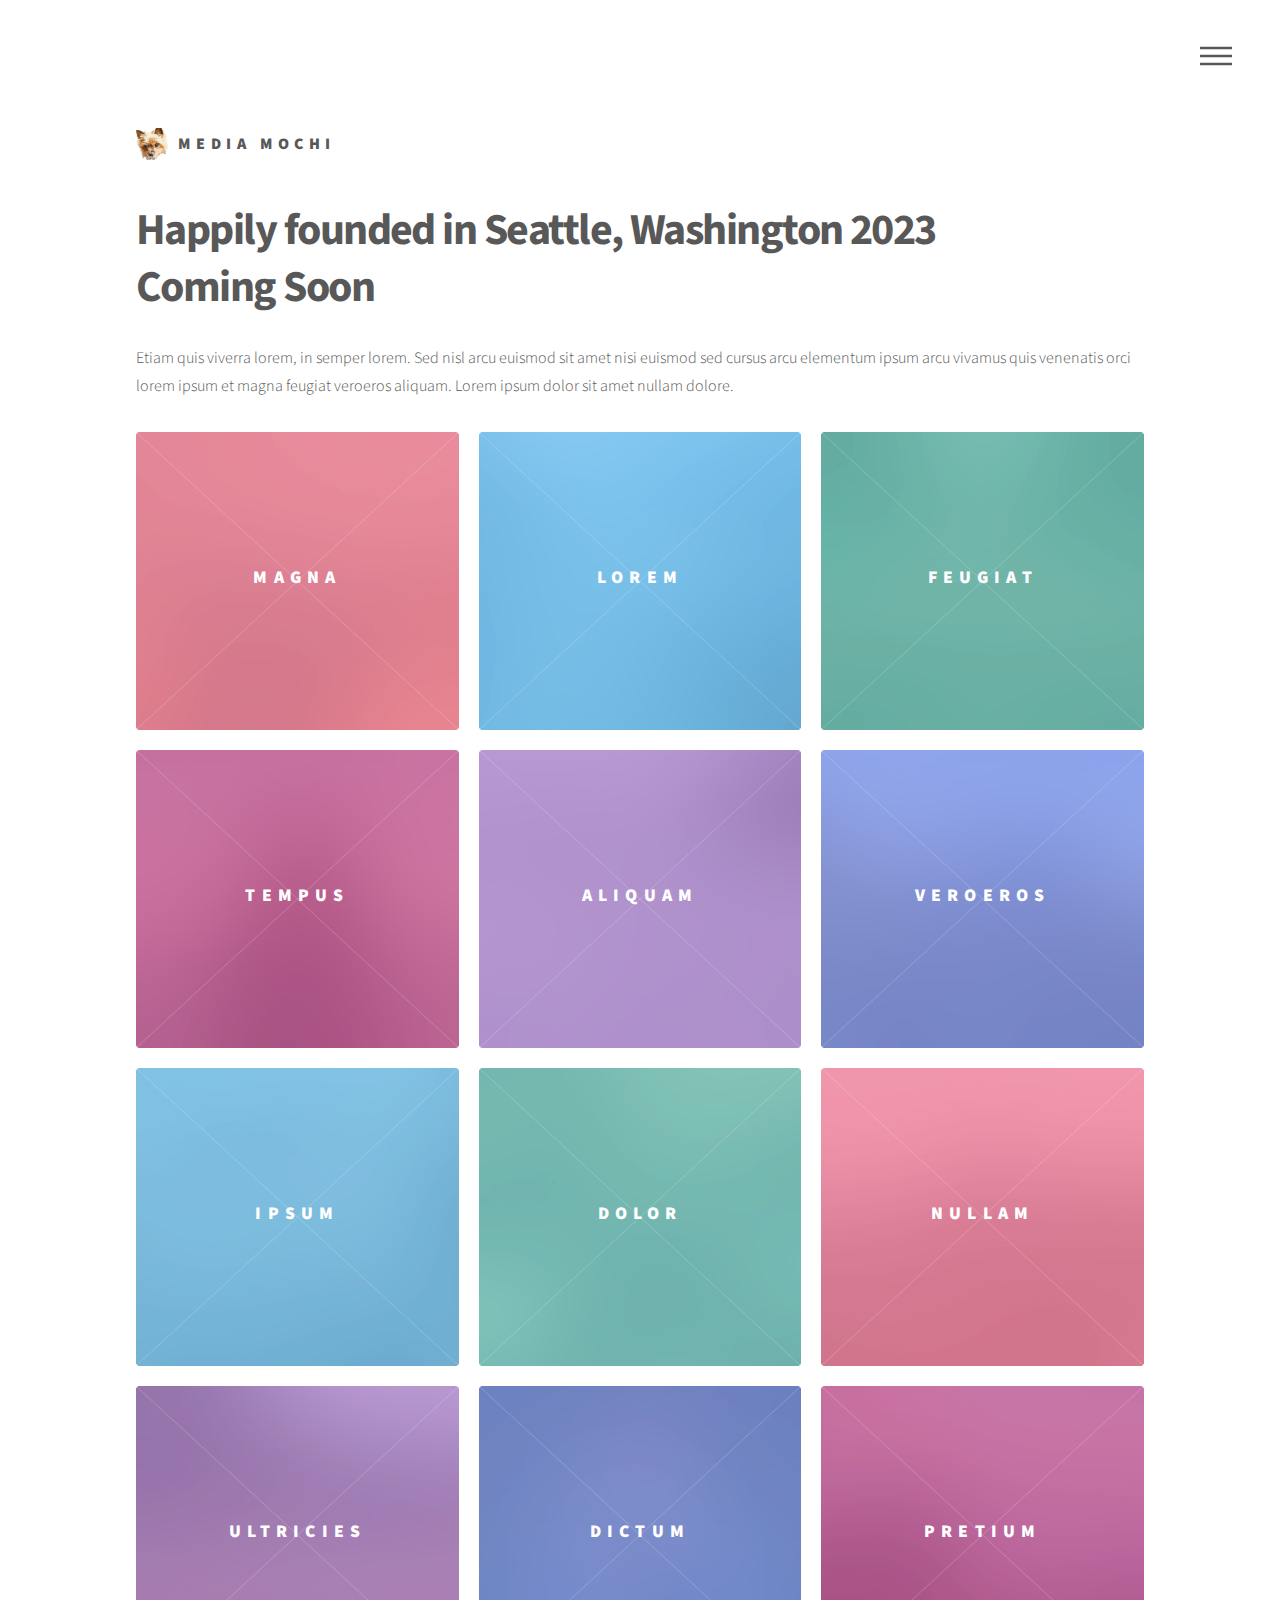
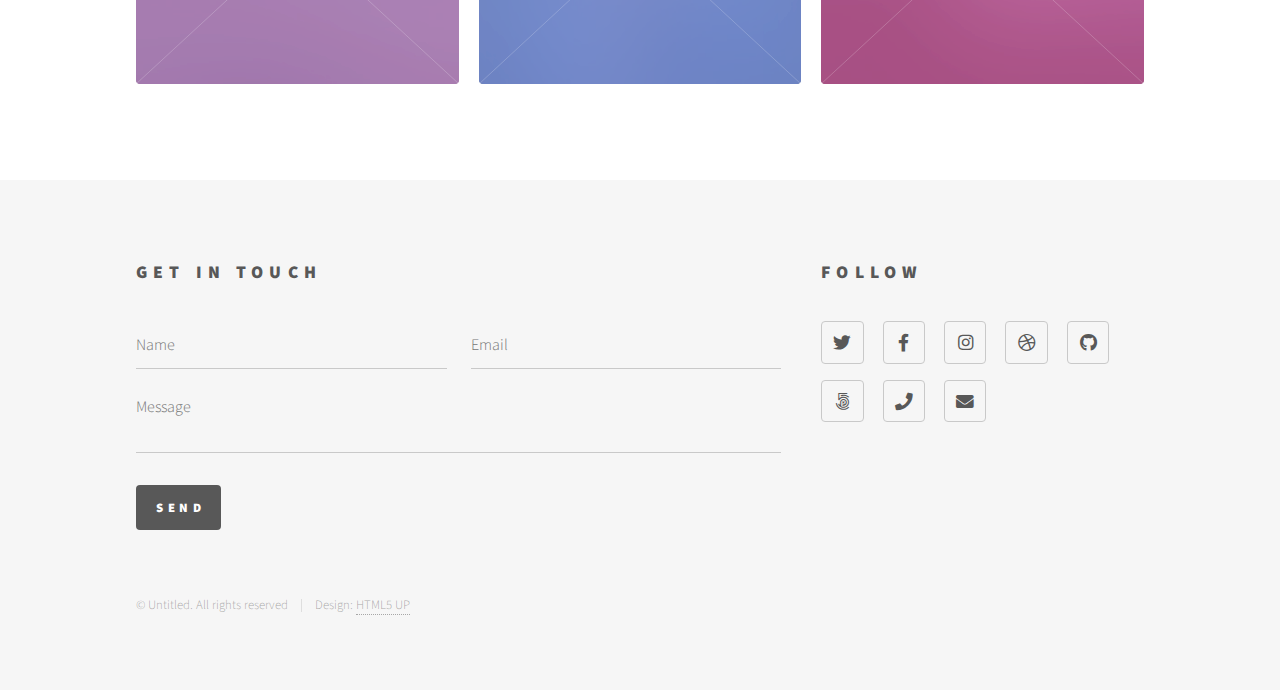
<file: index.html>
<!DOCTYPE HTML>
<!--
	Phantom by HTML5 UP
	html5up.net | @ajlkn
	Free for personal and commercial use under the CCA 3.0 license (html5up.net/license)
-->
<html>
	<head>
		<title>Media Mochi</title>
		<meta charset="utf-8" />
		<meta name="viewport" content="width=device-width, initial-scale=1, user-scalable=no" />
		<link rel="icon" type="image/x-icon" href="/images/mochi.jpg">
		<link rel="stylesheet" href="assets/css/main.css" />
		<noscript><link rel="stylesheet" href="assets/css/noscript.css" /></noscript>
	</head>
	<body class="is-preload">
		<!-- Wrapper -->
			<div id="wrapper">

				<!-- Header -->
					<header id="header">
						<div class="inner">

							<!-- Logo -->
								<a href="index.html" class="logo">
									<span class="symbol"><img src="images/mochi.jpg" alt="" /></span><span class="title">Media Mochi</span>
								</a>

							<!-- Nav -->
								<nav>
									<ul>
										<li><a href="#menu">Menu</a></li>
									</ul>
								</nav>

						</div>
					</header>

				<!-- Menu -->
					<nav id="menu">
						<h2>Menu</h2>
						<ul>
							<li><a href="index.html">Home</a></li>
							<li><a href="generic.html">Ipsum veroeros</a></li>
							<li><a href="generic.html">Tempus etiam</a></li>
							<li><a href="generic.html">Consequat dolor</a></li>
							<li><a href="elements.html">Elements</a></li>
						</ul>
					</nav>

				<!-- Main -->
					<div id="main">
						<div class="inner">
							<header>
								<h1>Happily founded in Seattle, Washington 2023<br />
									Coming Soon</h1>
								<p>Etiam quis viverra lorem, in semper lorem. Sed nisl arcu euismod sit amet nisi euismod sed cursus arcu elementum ipsum arcu vivamus quis venenatis orci lorem ipsum et magna feugiat veroeros aliquam. Lorem ipsum dolor sit amet nullam dolore.</p>
							</header>
							<section class="tiles">
								<article class="style1">
									<span class="image">
										<img src="images/pic01.jpg" alt="" />
									</span>
									<a href="generic.html">
										<h2>Magna</h2>
										<div class="content">
											<p>Sed nisl arcu euismod sit amet nisi lorem etiam dolor veroeros et feugiat.</p>
										</div>
									</a>
								</article>
								<article class="style2">
									<span class="image">
										<img src="images/pic02.jpg" alt="" />
									</span>
									<a href="generic.html">
										<h2>Lorem</h2>
										<div class="content">
											<p>Sed nisl arcu euismod sit amet nisi lorem etiam dolor veroeros et feugiat.</p>
										</div>
									</a>
								</article>
								<article class="style3">
									<span class="image">
										<img src="images/pic03.jpg" alt="" />
									</span>
									<a href="generic.html">
										<h2>Feugiat</h2>
										<div class="content">
											<p>Sed nisl arcu euismod sit amet nisi lorem etiam dolor veroeros et feugiat.</p>
										</div>
									</a>
								</article>
								<article class="style4">
									<span class="image">
										<img src="images/pic04.jpg" alt="" />
									</span>
									<a href="generic.html">
										<h2>Tempus</h2>
										<div class="content">
											<p>Sed nisl arcu euismod sit amet nisi lorem etiam dolor veroeros et feugiat.</p>
										</div>
									</a>
								</article>
								<article class="style5">
									<span class="image">
										<img src="images/pic05.jpg" alt="" />
									</span>
									<a href="generic.html">
										<h2>Aliquam</h2>
										<div class="content">
											<p>Sed nisl arcu euismod sit amet nisi lorem etiam dolor veroeros et feugiat.</p>
										</div>
									</a>
								</article>
								<article class="style6">
									<span class="image">
										<img src="images/pic06.jpg" alt="" />
									</span>
									<a href="generic.html">
										<h2>Veroeros</h2>
										<div class="content">
											<p>Sed nisl arcu euismod sit amet nisi lorem etiam dolor veroeros et feugiat.</p>
										</div>
									</a>
								</article>
								<article class="style2">
									<span class="image">
										<img src="images/pic07.jpg" alt="" />
									</span>
									<a href="generic.html">
										<h2>Ipsum</h2>
										<div class="content">
											<p>Sed nisl arcu euismod sit amet nisi lorem etiam dolor veroeros et feugiat.</p>
										</div>
									</a>
								</article>
								<article class="style3">
									<span class="image">
										<img src="images/pic08.jpg" alt="" />
									</span>
									<a href="generic.html">
										<h2>Dolor</h2>
										<div class="content">
											<p>Sed nisl arcu euismod sit amet nisi lorem etiam dolor veroeros et feugiat.</p>
										</div>
									</a>
								</article>
								<article class="style1">
									<span class="image">
										<img src="images/pic09.jpg" alt="" />
									</span>
									<a href="generic.html">
										<h2>Nullam</h2>
										<div class="content">
											<p>Sed nisl arcu euismod sit amet nisi lorem etiam dolor veroeros et feugiat.</p>
										</div>
									</a>
								</article>
								<article class="style5">
									<span class="image">
										<img src="images/pic10.jpg" alt="" />
									</span>
									<a href="generic.html">
										<h2>Ultricies</h2>
										<div class="content">
											<p>Sed nisl arcu euismod sit amet nisi lorem etiam dolor veroeros et feugiat.</p>
										</div>
									</a>
								</article>
								<article class="style6">
									<span class="image">
										<img src="images/pic11.jpg" alt="" />
									</span>
									<a href="generic.html">
										<h2>Dictum</h2>
										<div class="content">
											<p>Sed nisl arcu euismod sit amet nisi lorem etiam dolor veroeros et feugiat.</p>
										</div>
									</a>
								</article>
								<article class="style4">
									<span class="image">
										<img src="images/pic12.jpg" alt="" />
									</span>
									<a href="generic.html">
										<h2>Pretium</h2>
										<div class="content">
											<p>Sed nisl arcu euismod sit amet nisi lorem etiam dolor veroeros et feugiat.</p>
										</div>
									</a>
								</article>
							</section>
						</div>
					</div>

				<!-- Footer -->
					<footer id="footer">
						<div class="inner">
							<section>
								<h2>Get in touch</h2>
								<form method="post" action="https://formspree.io/f/mlekypzp">
									<div class="fields">
										<div class="field half">
											<input type="text" name="name" id="name" placeholder="Name" />
										</div>
										<div class="field half">
											<input type="email" name="email" id="email" placeholder="Email" />
										</div>
										<div class="field">
											<textarea name="message" id="message" placeholder="Message"></textarea>
										</div>
									</div>
									<ul class="actions">
										<li><input type="submit" value="Send" class="primary" /></li>
									</ul>
								</form>
							</section>
							<section>
								<h2>Follow</h2>
								<ul class="icons">
									<li><a href="#" class="icon brands style2 fa-twitter"><span class="label">Twitter</span></a></li>
									<li><a href="#" class="icon brands style2 fa-facebook-f"><span class="label">Facebook</span></a></li>
									<li><a href="https://www.instagram.com/mediamochi/" class="icon brands style2 fa-instagram"><span class="label">Instagram</span></a></li>
									<li><a href="#" class="icon brands style2 fa-dribbble"><span class="label">Dribbble</span></a></li>
									<li><a href="#" class="icon brands style2 fa-github"><span class="label">GitHub</span></a></li>
									<li><a href="#" class="icon brands style2 fa-500px"><span class="label">500px</span></a></li>
									<li><a href="#" class="icon solid style2 fa-phone"><span class="label">Phone</span></a></li>
									<li><a href="#" class="icon solid style2 fa-envelope"><span class="label">Email</span></a></li>
								</ul>
							</section>
							<ul class="copyright">
								<li>&copy; Untitled. All rights reserved</li><li>Design: <a href="http://html5up.net">HTML5 UP</a></li>
							</ul>
						</div>
					</footer>

			</div>

		<!-- Scripts -->
			<script src="assets/js/jquery.min.js"></script>
			<script src="assets/js/browser.min.js"></script>
			<script src="assets/js/breakpoints.min.js"></script>
			<script src="assets/js/util.js"></script>
			<script src="assets/js/main.js"></script>

	</body>
</html>
</file>
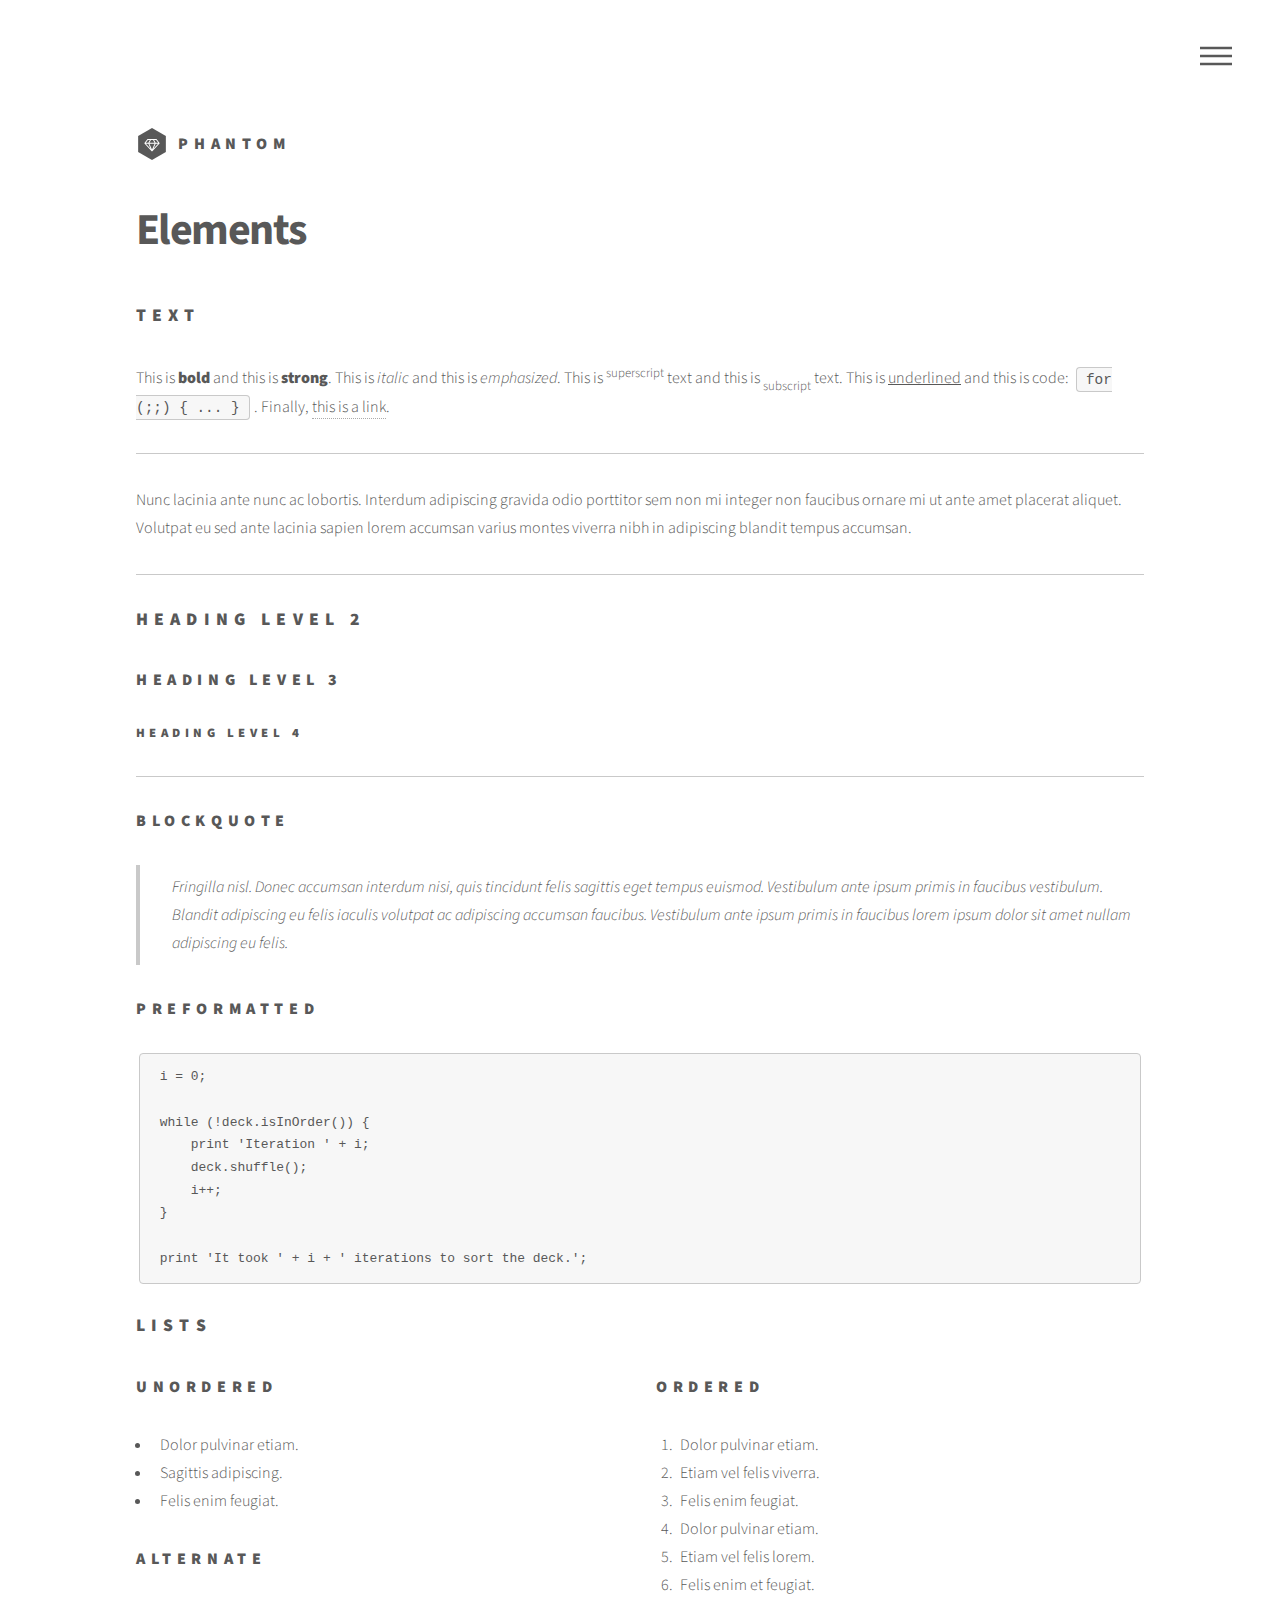
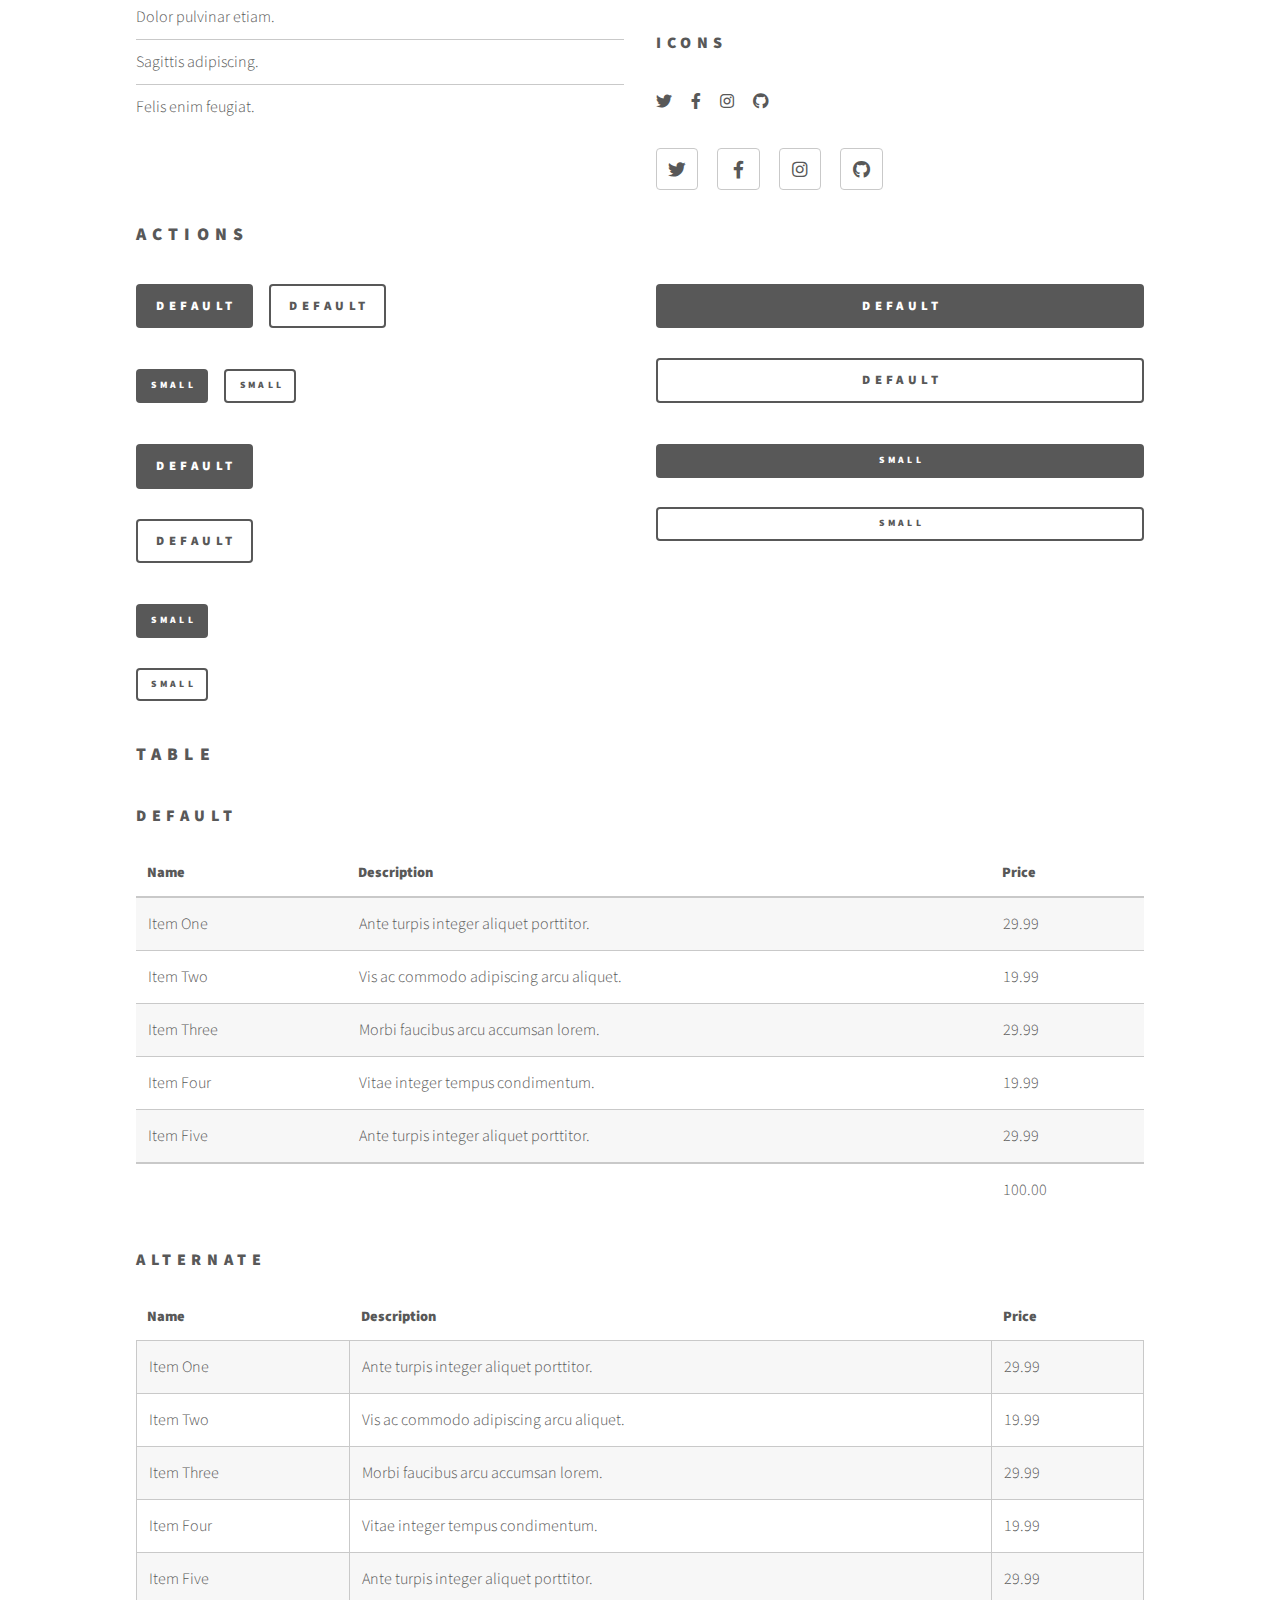
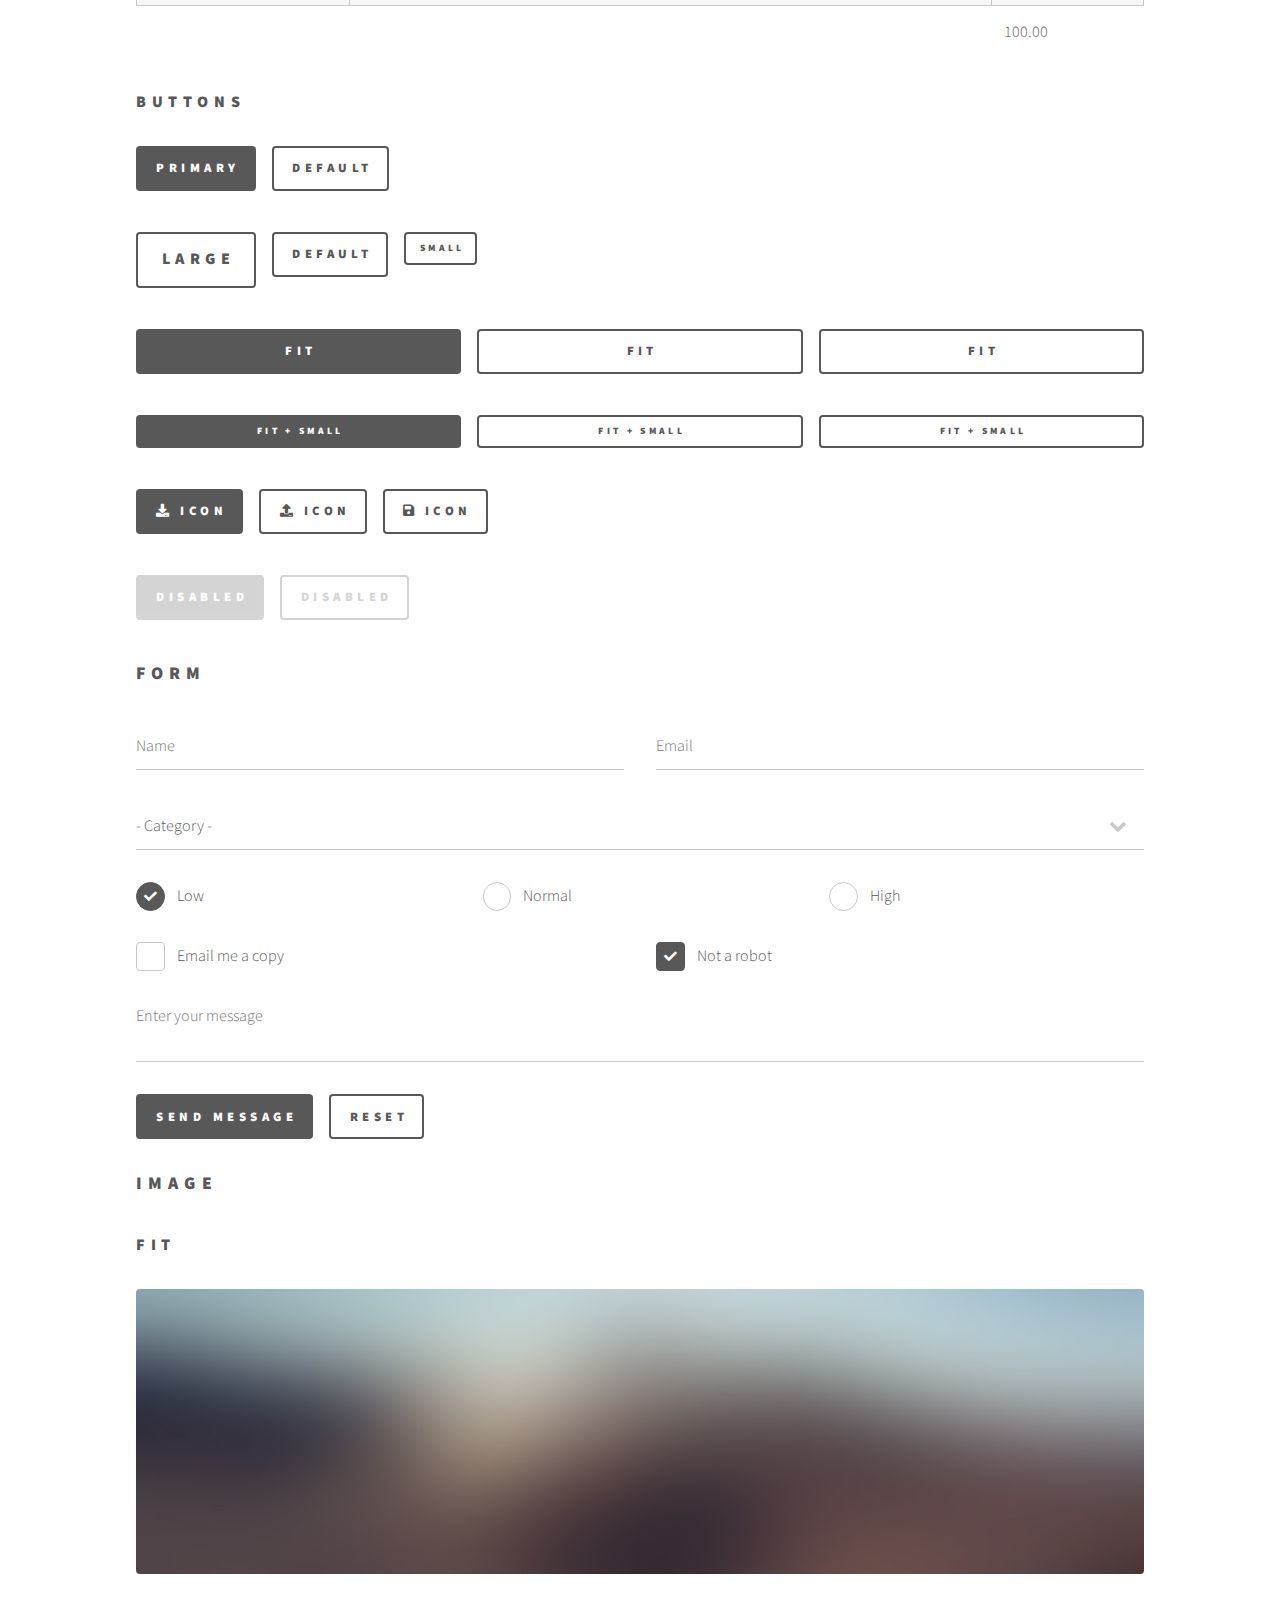
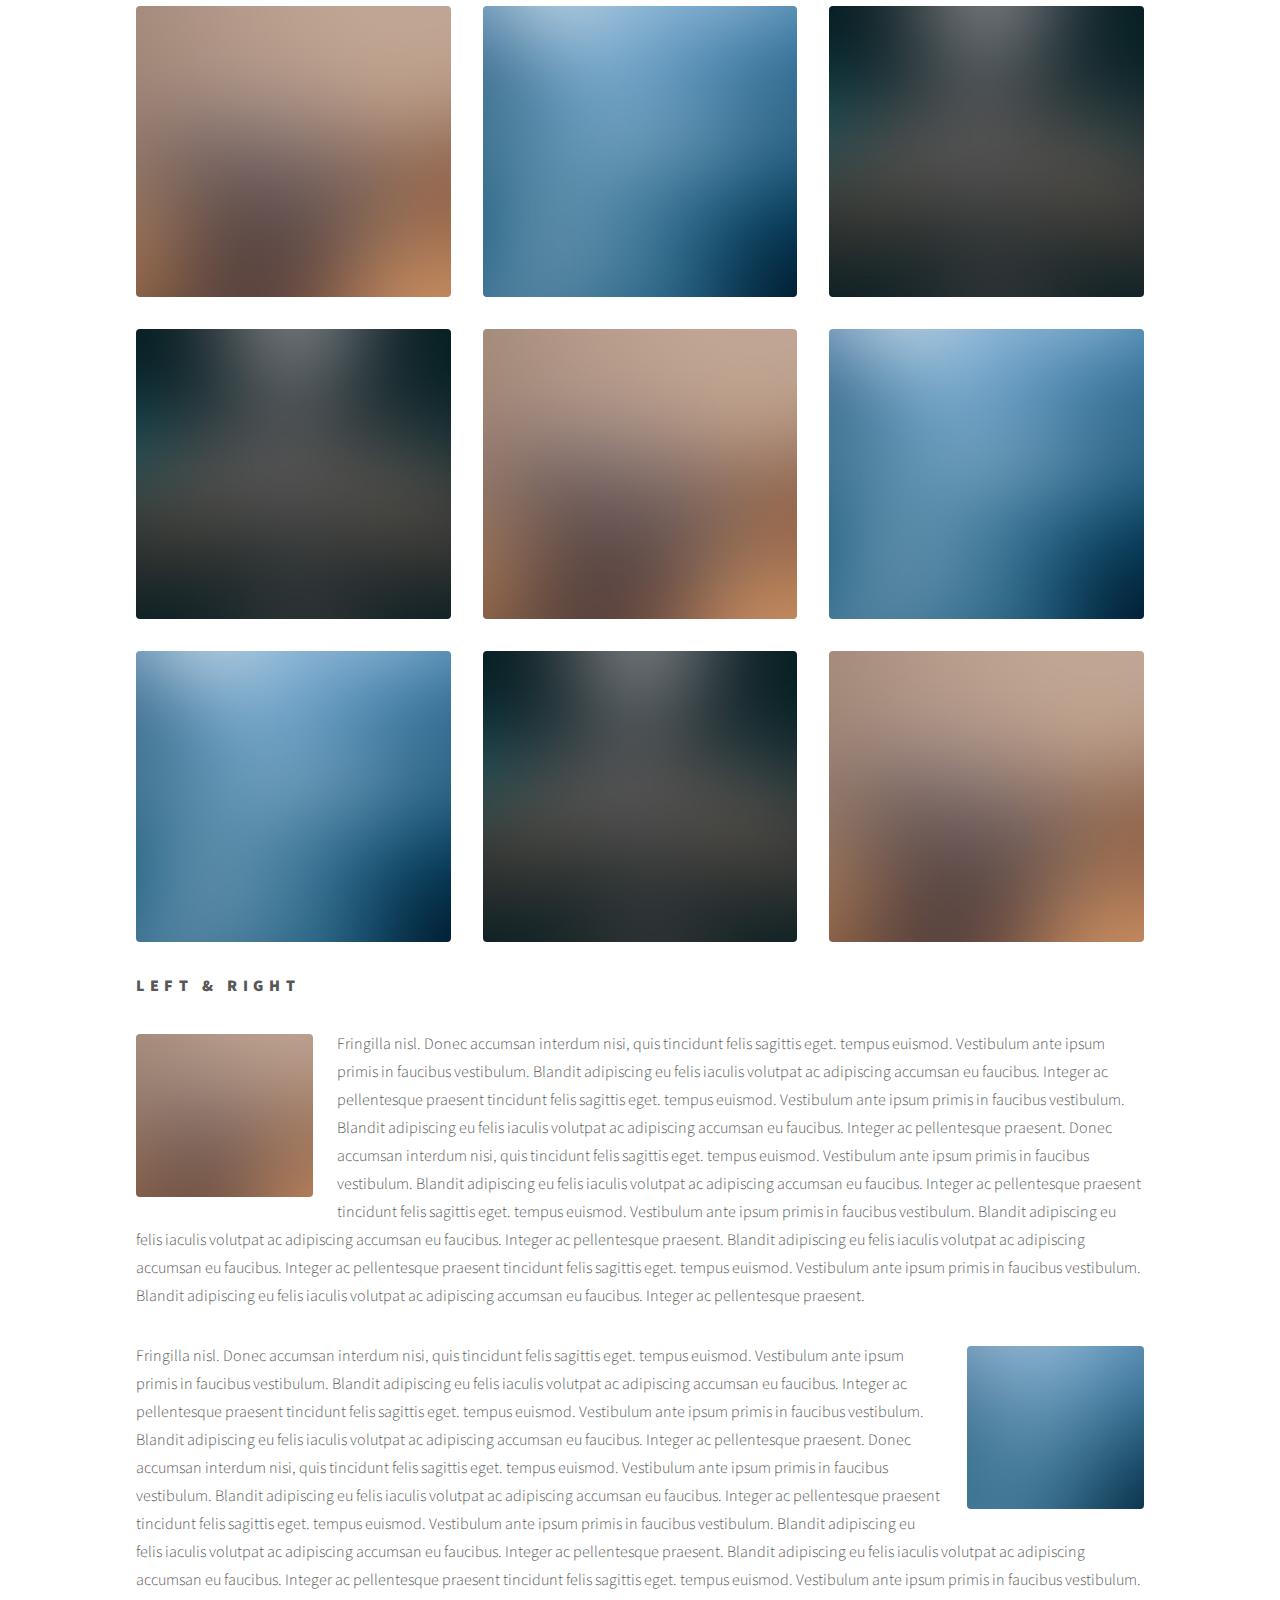
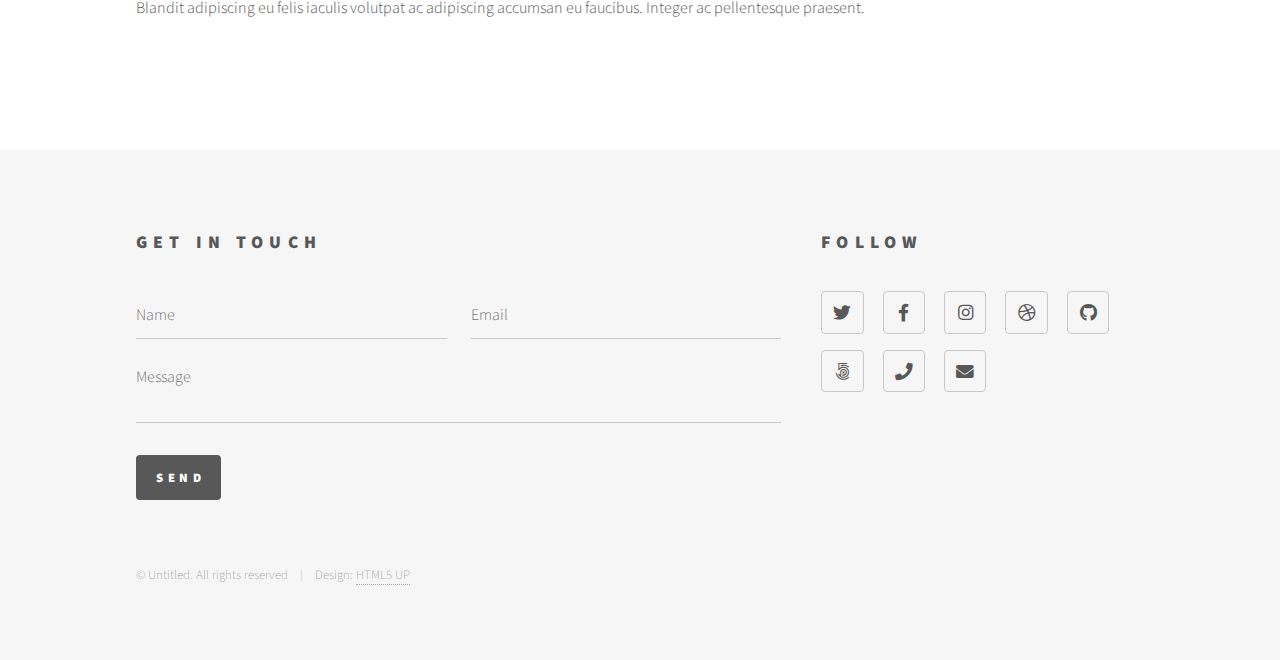
<file: elements.html>
<!DOCTYPE HTML>
<!--
	Phantom by HTML5 UP
	html5up.net | @ajlkn
	Free for personal and commercial use under the CCA 3.0 license (html5up.net/license)
-->
<html>
	<head>
		<title>Elements - Phantom by HTML5 UP</title>
		<meta charset="utf-8" />
		<meta name="viewport" content="width=device-width, initial-scale=1, user-scalable=no" />
		<link rel="stylesheet" href="assets/css/main.css" />
		<noscript><link rel="stylesheet" href="assets/css/noscript.css" /></noscript>
	</head>
	<body class="is-preload">
		<!-- Wrapper -->
			<div id="wrapper">

				<!-- Header -->
					<header id="header">
						<div class="inner">

							<!-- Logo -->
								<a href="index.html" class="logo">
									<span class="symbol"><img src="images/logo.svg" alt="" /></span><span class="title">Phantom</span>
								</a>

							<!-- Nav -->
								<nav>
									<ul>
										<li><a href="#menu">Menu</a></li>
									</ul>
								</nav>

						</div>
					</header>

				<!-- Menu -->
					<nav id="menu">
						<h2>Menu</h2>
						<ul>
							<li><a href="index.html">Home</a></li>
							<li><a href="generic.html">Ipsum veroeros</a></li>
							<li><a href="generic.html">Tempus etiam</a></li>
							<li><a href="generic.html">Consequat dolor</a></li>
							<li><a href="elements.html">Elements</a></li>
						</ul>
					</nav>

				<!-- Main -->
					<div id="main">
						<div class="inner">
							<h1>Elements</h1>

							<!-- Text -->
								<section>
									<h2>Text</h2>
									<p>This is <b>bold</b> and this is <strong>strong</strong>. This is <i>italic</i> and this is <em>emphasized</em>.
									This is <sup>superscript</sup> text and this is <sub>subscript</sub> text.
									This is <u>underlined</u> and this is code: <code>for (;;) { ... }</code>. Finally, <a href="#">this is a link</a>.</p>
									<hr />
									<p>Nunc lacinia ante nunc ac lobortis. Interdum adipiscing gravida odio porttitor sem non mi integer non faucibus ornare mi ut ante amet placerat aliquet. Volutpat eu sed ante lacinia sapien lorem accumsan varius montes viverra nibh in adipiscing blandit tempus accumsan.</p>
									<hr />
									<h2>Heading Level 2</h2>
									<h3>Heading Level 3</h3>
									<h4>Heading Level 4</h4>
									<hr />
									<h3>Blockquote</h3>
									<blockquote>Fringilla nisl. Donec accumsan interdum nisi, quis tincidunt felis sagittis eget tempus euismod. Vestibulum ante ipsum primis in faucibus vestibulum. Blandit adipiscing eu felis iaculis volutpat ac adipiscing accumsan faucibus. Vestibulum ante ipsum primis in faucibus lorem ipsum dolor sit amet nullam adipiscing eu felis.</blockquote>
									<h3>Preformatted</h3>
									<pre><code>i = 0;

while (!deck.isInOrder()) {
    print 'Iteration ' + i;
    deck.shuffle();
    i++;
}

print 'It took ' + i + ' iterations to sort the deck.';</code></pre>
								</section>

							<!-- Lists -->
								<section>
									<h2>Lists</h2>
									<div class="row">
										<div class="col-6 col-12-medium">
											<h3>Unordered</h3>
											<ul>
												<li>Dolor pulvinar etiam.</li>
												<li>Sagittis adipiscing.</li>
												<li>Felis enim feugiat.</li>
											</ul>
											<h3>Alternate</h3>
											<ul class="alt">
												<li>Dolor pulvinar etiam.</li>
												<li>Sagittis adipiscing.</li>
												<li>Felis enim feugiat.</li>
											</ul>
										</div>
										<div class="col-6 col-12-medium">
											<h3>Ordered</h3>
											<ol>
												<li>Dolor pulvinar etiam.</li>
												<li>Etiam vel felis viverra.</li>
												<li>Felis enim feugiat.</li>
												<li>Dolor pulvinar etiam.</li>
												<li>Etiam vel felis lorem.</li>
												<li>Felis enim et feugiat.</li>
											</ol>
											<h3>Icons</h3>
											<ul class="icons">
												<li><a href="#" class="icon brands style1 fa-twitter"><span class="label">Twitter</span></a></li>
												<li><a href="#" class="icon brands style1 fa-facebook-f"><span class="label">Facebook</span></a></li>
												<li><a href="#" class="icon brands style1 fa-instagram"><span class="label">Instagram</span></a></li>
												<li><a href="#" class="icon brands style1 fa-github"><span class="label">Github</span></a></li>
											</ul>
											<ul class="icons">
												<li><a href="#" class="icon brands style2 fa-twitter"><span class="label">Twitter</span></a></li>
												<li><a href="#" class="icon brands style2 fa-facebook-f"><span class="label">Facebook</span></a></li>
												<li><a href="#" class="icon brands style2 fa-instagram"><span class="label">Instagram</span></a></li>
												<li><a href="#" class="icon brands style2 fa-github"><span class="label">Github</span></a></li>
											</ul>
										</div>
									</div>
									<h2>Actions</h2>
									<div class="row">
										<div class="col-6 col-12-medium">
											<ul class="actions">
												<li><a href="#" class="button primary">Default</a></li>
												<li><a href="#" class="button">Default</a></li>
											</ul>
											<ul class="actions small">
												<li><a href="#" class="button primary small">Small</a></li>
												<li><a href="#" class="button small">Small</a></li>
											</ul>
											<ul class="actions stacked">
												<li><a href="#" class="button primary">Default</a></li>
												<li><a href="#" class="button">Default</a></li>
											</ul>
											<ul class="actions stacked">
												<li><a href="#" class="button primary small">Small</a></li>
												<li><a href="#" class="button small">Small</a></li>
											</ul>
										</div>
										<div class="col-6 col-12-medium">
											<ul class="actions stacked">
												<li><a href="#" class="button primary fit">Default</a></li>
												<li><a href="#" class="button fit">Default</a></li>
											</ul>
											<ul class="actions stacked">
												<li><a href="#" class="button primary small fit">Small</a></li>
												<li><a href="#" class="button small fit">Small</a></li>
											</ul>
										</div>
									</div>
								</section>

							<!-- Table -->
								<section>
									<h2>Table</h2>
									<h3>Default</h3>
									<div class="table-wrapper">
										<table>
											<thead>
												<tr>
													<th>Name</th>
													<th>Description</th>
													<th>Price</th>
												</tr>
											</thead>
											<tbody>
												<tr>
													<td>Item One</td>
													<td>Ante turpis integer aliquet porttitor.</td>
													<td>29.99</td>
												</tr>
												<tr>
													<td>Item Two</td>
													<td>Vis ac commodo adipiscing arcu aliquet.</td>
													<td>19.99</td>
												</tr>
												<tr>
													<td>Item Three</td>
													<td> Morbi faucibus arcu accumsan lorem.</td>
													<td>29.99</td>
												</tr>
												<tr>
													<td>Item Four</td>
													<td>Vitae integer tempus condimentum.</td>
													<td>19.99</td>
												</tr>
												<tr>
													<td>Item Five</td>
													<td>Ante turpis integer aliquet porttitor.</td>
													<td>29.99</td>
												</tr>
											</tbody>
											<tfoot>
												<tr>
													<td colspan="2"></td>
													<td>100.00</td>
												</tr>
											</tfoot>
										</table>
									</div>

									<h3>Alternate</h3>
									<div class="table-wrapper">
										<table class="alt">
											<thead>
												<tr>
													<th>Name</th>
													<th>Description</th>
													<th>Price</th>
												</tr>
											</thead>
											<tbody>
												<tr>
													<td>Item One</td>
													<td>Ante turpis integer aliquet porttitor.</td>
													<td>29.99</td>
												</tr>
												<tr>
													<td>Item Two</td>
													<td>Vis ac commodo adipiscing arcu aliquet.</td>
													<td>19.99</td>
												</tr>
												<tr>
													<td>Item Three</td>
													<td> Morbi faucibus arcu accumsan lorem.</td>
													<td>29.99</td>
												</tr>
												<tr>
													<td>Item Four</td>
													<td>Vitae integer tempus condimentum.</td>
													<td>19.99</td>
												</tr>
												<tr>
													<td>Item Five</td>
													<td>Ante turpis integer aliquet porttitor.</td>
													<td>29.99</td>
												</tr>
											</tbody>
											<tfoot>
												<tr>
													<td colspan="2"></td>
													<td>100.00</td>
												</tr>
											</tfoot>
										</table>
									</div>
								</section>

							<!-- Buttons -->
								<section>
									<h3>Buttons</h3>
									<ul class="actions">
										<li><a href="#" class="button primary">Primary</a></li>
										<li><a href="#" class="button">Default</a></li>
									</ul>
									<ul class="actions">
										<li><a href="#" class="button large">Large</a></li>
										<li><a href="#" class="button">Default</a></li>
										<li><a href="#" class="button small">Small</a></li>
									</ul>
									<ul class="actions fit">
										<li><a href="#" class="button primary fit">Fit</a></li>
										<li><a href="#" class="button fit">Fit</a></li>
										<li><a href="#" class="button fit">Fit</a></li>
									</ul>
									<ul class="actions fit small">
										<li><a href="#" class="button primary fit small">Fit + Small</a></li>
										<li><a href="#" class="button fit small">Fit + Small</a></li>
										<li><a href="#" class="button fit small">Fit + Small</a></li>
									</ul>
									<ul class="actions">
										<li><a href="#" class="button primary icon solid fa-download">Icon</a></li>
										<li><a href="#" class="button icon solid fa-upload">Icon</a></li>
										<li><a href="#" class="button icon solid fa-save">Icon</a></li>
									</ul>
									<ul class="actions">
										<li><span class="button primary disabled">Disabled</span></li>
										<li><span class="button disabled">Disabled</span></li>
									</ul>
								</section>

							<!-- Form -->
								<section>
									<h2>Form</h2>
									<form method="post" action="#">
										<div class="row gtr-uniform">
											<div class="col-6 col-12-xsmall">
												<input type="text" name="demo-name" id="demo-name" value="" placeholder="Name" />
											</div>
											<div class="col-6 col-12-xsmall">
												<input type="email" name="demo-email" id="demo-email" value="" placeholder="Email" />
											</div>
											<div class="col-12">
												<select name="demo-category" id="demo-category">
													<option value="">- Category -</option>
													<option value="1">Manufacturing</option>
													<option value="1">Shipping</option>
													<option value="1">Administration</option>
													<option value="1">Human Resources</option>
												</select>
											</div>
											<div class="col-4 col-12-small">
												<input type="radio" id="demo-priority-low" name="demo-priority" checked>
												<label for="demo-priority-low">Low</label>
											</div>
											<div class="col-4 col-12-small">
												<input type="radio" id="demo-priority-normal" name="demo-priority">
												<label for="demo-priority-normal">Normal</label>
											</div>
											<div class="col-4 col-12-small">
												<input type="radio" id="demo-priority-high" name="demo-priority">
												<label for="demo-priority-high">High</label>
											</div>
											<div class="col-6 col-12-small">
												<input type="checkbox" id="demo-copy" name="demo-copy">
												<label for="demo-copy">Email me a copy</label>
											</div>
											<div class="col-6 col-12-small">
												<input type="checkbox" id="demo-human" name="demo-human" checked>
												<label for="demo-human">Not a robot</label>
											</div>
											<div class="col-12">
												<textarea name="demo-message" id="demo-message" placeholder="Enter your message" rows="6"></textarea>
											</div>
											<div class="col-12">
												<ul class="actions">
													<li><input type="submit" value="Send Message" class="primary" /></li>
													<li><input type="reset" value="Reset" /></li>
												</ul>
											</div>
										</div>
									</form>
								</section>

							<!-- Image -->
								<section>
									<h2>Image</h2>
									<h3>Fit</h3>
									<div class="box alt">
										<div class="row gtr-uniform">
											<div class="col-12"><span class="image fit"><img src="images/pic13.jpg" alt="" /></span></div>
											<div class="col-4"><span class="image fit"><img src="images/pic01.jpg" alt="" /></span></div>
											<div class="col-4"><span class="image fit"><img src="images/pic02.jpg" alt="" /></span></div>
											<div class="col-4"><span class="image fit"><img src="images/pic03.jpg" alt="" /></span></div>
											<div class="col-4"><span class="image fit"><img src="images/pic03.jpg" alt="" /></span></div>
											<div class="col-4"><span class="image fit"><img src="images/pic01.jpg" alt="" /></span></div>
											<div class="col-4"><span class="image fit"><img src="images/pic02.jpg" alt="" /></span></div>
											<div class="col-4"><span class="image fit"><img src="images/pic02.jpg" alt="" /></span></div>
											<div class="col-4"><span class="image fit"><img src="images/pic03.jpg" alt="" /></span></div>
											<div class="col-4"><span class="image fit"><img src="images/pic01.jpg" alt="" /></span></div>
										</div>
									</div>
									<h3>Left &amp; Right</h3>
									<p><span class="image left"><img src="images/pic14.jpg" alt="" /></span>Fringilla nisl. Donec accumsan interdum nisi, quis tincidunt felis sagittis eget. tempus euismod. Vestibulum ante ipsum primis in faucibus vestibulum. Blandit adipiscing eu felis iaculis volutpat ac adipiscing accumsan eu faucibus. Integer ac pellentesque praesent tincidunt felis sagittis eget. tempus euismod. Vestibulum ante ipsum primis in faucibus vestibulum. Blandit adipiscing eu felis iaculis volutpat ac adipiscing accumsan eu faucibus. Integer ac pellentesque praesent. Donec accumsan interdum nisi, quis tincidunt felis sagittis eget. tempus euismod. Vestibulum ante ipsum primis in faucibus vestibulum. Blandit adipiscing eu felis iaculis volutpat ac adipiscing accumsan eu faucibus. Integer ac pellentesque praesent tincidunt felis sagittis eget. tempus euismod. Vestibulum ante ipsum primis in faucibus vestibulum. Blandit adipiscing eu felis iaculis volutpat ac adipiscing accumsan eu faucibus. Integer ac pellentesque praesent. Blandit adipiscing eu felis iaculis volutpat ac adipiscing accumsan eu faucibus. Integer ac pellentesque praesent tincidunt felis sagittis eget. tempus euismod. Vestibulum ante ipsum primis in faucibus vestibulum. Blandit adipiscing eu felis iaculis volutpat ac adipiscing accumsan eu faucibus. Integer ac pellentesque praesent.</p>
									<p><span class="image right"><img src="images/pic15.jpg" alt="" /></span>Fringilla nisl. Donec accumsan interdum nisi, quis tincidunt felis sagittis eget. tempus euismod. Vestibulum ante ipsum primis in faucibus vestibulum. Blandit adipiscing eu felis iaculis volutpat ac adipiscing accumsan eu faucibus. Integer ac pellentesque praesent tincidunt felis sagittis eget. tempus euismod. Vestibulum ante ipsum primis in faucibus vestibulum. Blandit adipiscing eu felis iaculis volutpat ac adipiscing accumsan eu faucibus. Integer ac pellentesque praesent. Donec accumsan interdum nisi, quis tincidunt felis sagittis eget. tempus euismod. Vestibulum ante ipsum primis in faucibus vestibulum. Blandit adipiscing eu felis iaculis volutpat ac adipiscing accumsan eu faucibus. Integer ac pellentesque praesent tincidunt felis sagittis eget. tempus euismod. Vestibulum ante ipsum primis in faucibus vestibulum. Blandit adipiscing eu felis iaculis volutpat ac adipiscing accumsan eu faucibus. Integer ac pellentesque praesent. Blandit adipiscing eu felis iaculis volutpat ac adipiscing accumsan eu faucibus. Integer ac pellentesque praesent tincidunt felis sagittis eget. tempus euismod. Vestibulum ante ipsum primis in faucibus vestibulum. Blandit adipiscing eu felis iaculis volutpat ac adipiscing accumsan eu faucibus. Integer ac pellentesque praesent.</p>
								</section>

						</div>
					</div>

				<!-- Footer -->
					<footer id="footer">
						<div class="inner">
							<section>
								<h2>Get in touch</h2>
								<form method="post" action="#">
									<div class="fields">
										<div class="field half">
											<input type="text" name="name" id="name" placeholder="Name" />
										</div>
										<div class="field half">
											<input type="email" name="email" id="email" placeholder="Email" />
										</div>
										<div class="field">
											<textarea name="message" id="message" placeholder="Message"></textarea>
										</div>
									</div>
									<ul class="actions">
										<li><input type="submit" value="Send" class="primary" /></li>
									</ul>
								</form>
							</section>
							<section>
								<h2>Follow</h2>
								<ul class="icons">
									<li><a href="#" class="icon brands style2 fa-twitter"><span class="label">Twitter</span></a></li>
									<li><a href="#" class="icon brands style2 fa-facebook-f"><span class="label">Facebook</span></a></li>
									<li><a href="#" class="icon brands style2 fa-instagram"><span class="label">Instagram</span></a></li>
									<li><a href="#" class="icon brands style2 fa-dribbble"><span class="label">Dribbble</span></a></li>
									<li><a href="#" class="icon brands style2 fa-github"><span class="label">GitHub</span></a></li>
									<li><a href="#" class="icon brands style2 fa-500px"><span class="label">500px</span></a></li>
									<li><a href="#" class="icon solid style2 fa-phone"><span class="label">Phone</span></a></li>
									<li><a href="#" class="icon solid style2 fa-envelope"><span class="label">Email</span></a></li>
								</ul>
							</section>
							<ul class="copyright">
								<li>&copy; Untitled. All rights reserved</li><li>Design: <a href="http://html5up.net">HTML5 UP</a></li>
							</ul>
						</div>
					</footer>

			</div>

		<!-- Scripts -->
			<script src="assets/js/jquery.min.js"></script>
			<script src="assets/js/browser.min.js"></script>
			<script src="assets/js/breakpoints.min.js"></script>
			<script src="assets/js/util.js"></script>
			<script src="assets/js/main.js"></script>

	</body>
</html>
</file>
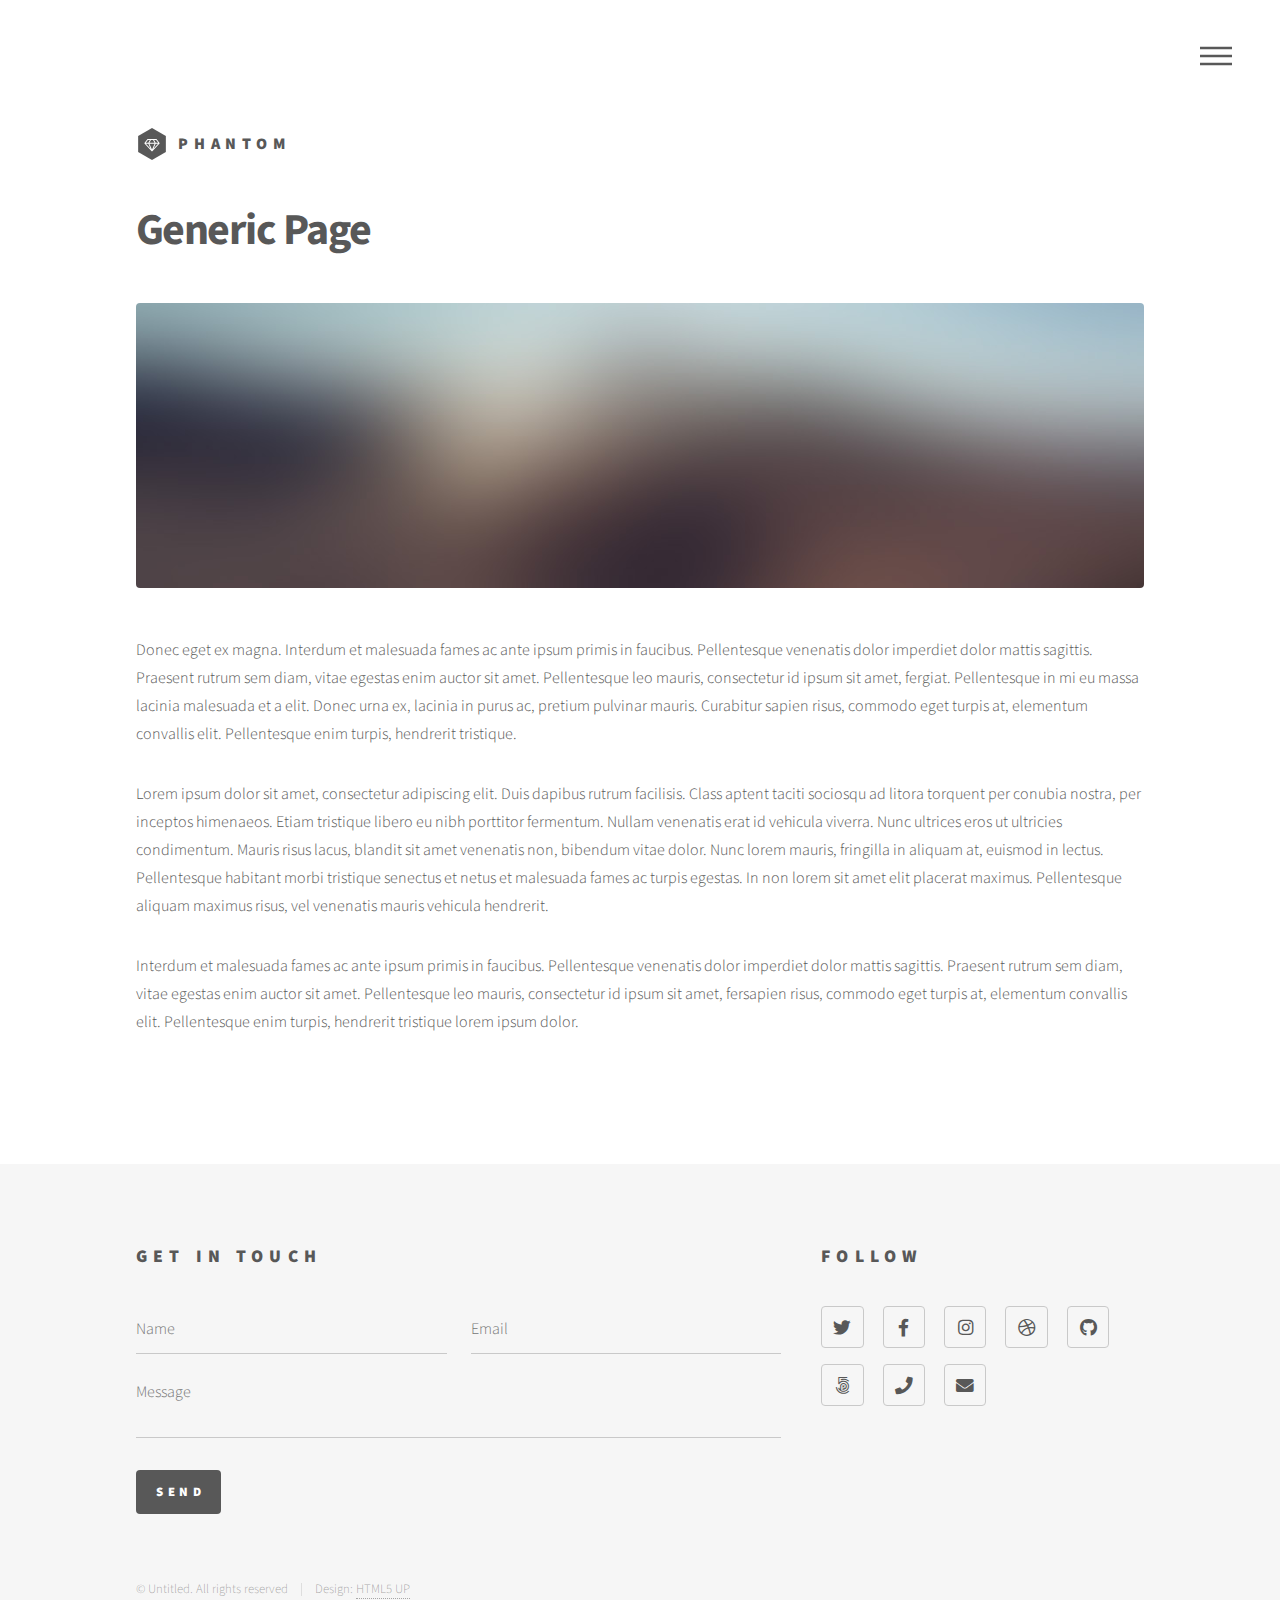
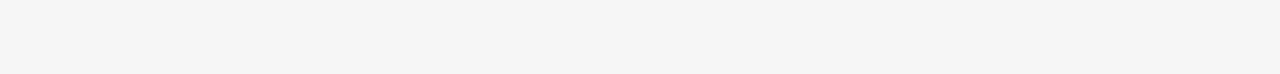
<file: generic.html>
<!DOCTYPE HTML>
<!--
	Phantom by HTML5 UP
	html5up.net | @ajlkn
	Free for personal and commercial use under the CCA 3.0 license (html5up.net/license)
-->
<html>
	<head>
		<title>Generic - Phantom by HTML5 UP</title>
		<meta charset="utf-8" />
		<meta name="viewport" content="width=device-width, initial-scale=1, user-scalable=no" />
		<link rel="stylesheet" href="assets/css/main.css" />
		<noscript><link rel="stylesheet" href="assets/css/noscript.css" /></noscript>
	</head>
	<body class="is-preload">
		<!-- Wrapper -->
			<div id="wrapper">

				<!-- Header -->
					<header id="header">
						<div class="inner">

							<!-- Logo -->
								<a href="index.html" class="logo">
									<span class="symbol"><img src="images/logo.svg" alt="" /></span><span class="title">Phantom</span>
								</a>

							<!-- Nav -->
								<nav>
									<ul>
										<li><a href="#menu">Menu</a></li>
									</ul>
								</nav>

						</div>
					</header>

				<!-- Menu -->
					<nav id="menu">
						<h2>Menu</h2>
						<ul>
							<li><a href="index.html">Home</a></li>
							<li><a href="generic.html">Ipsum veroeros</a></li>
							<li><a href="generic.html">Tempus etiam</a></li>
							<li><a href="generic.html">Consequat dolor</a></li>
							<li><a href="elements.html">Elements</a></li>
						</ul>
					</nav>

				<!-- Main -->
					<div id="main">
						<div class="inner">
							<h1>Generic Page</h1>
							<span class="image main"><img src="images/pic13.jpg" alt="" /></span>
							<p>Donec eget ex magna. Interdum et malesuada fames ac ante ipsum primis in faucibus. Pellentesque venenatis dolor imperdiet dolor mattis sagittis. Praesent rutrum sem diam, vitae egestas enim auctor sit amet. Pellentesque leo mauris, consectetur id ipsum sit amet, fergiat. Pellentesque in mi eu massa lacinia malesuada et a elit. Donec urna ex, lacinia in purus ac, pretium pulvinar mauris. Curabitur sapien risus, commodo eget turpis at, elementum convallis elit. Pellentesque enim turpis, hendrerit tristique.</p>
							<p>Lorem ipsum dolor sit amet, consectetur adipiscing elit. Duis dapibus rutrum facilisis. Class aptent taciti sociosqu ad litora torquent per conubia nostra, per inceptos himenaeos. Etiam tristique libero eu nibh porttitor fermentum. Nullam venenatis erat id vehicula viverra. Nunc ultrices eros ut ultricies condimentum. Mauris risus lacus, blandit sit amet venenatis non, bibendum vitae dolor. Nunc lorem mauris, fringilla in aliquam at, euismod in lectus. Pellentesque habitant morbi tristique senectus et netus et malesuada fames ac turpis egestas. In non lorem sit amet elit placerat maximus. Pellentesque aliquam maximus risus, vel venenatis mauris vehicula hendrerit.</p>
							<p>Interdum et malesuada fames ac ante ipsum primis in faucibus. Pellentesque venenatis dolor imperdiet dolor mattis sagittis. Praesent rutrum sem diam, vitae egestas enim auctor sit amet. Pellentesque leo mauris, consectetur id ipsum sit amet, fersapien risus, commodo eget turpis at, elementum convallis elit. Pellentesque enim turpis, hendrerit tristique lorem ipsum dolor.</p>
						</div>
					</div>

				<!-- Footer -->
					<footer id="footer">
						<div class="inner">
							<section>
								<h2>Get in touch</h2>
								<form method="post" action="#">
									<div class="fields">
										<div class="field half">
											<input type="text" name="name" id="name" placeholder="Name" />
										</div>
										<div class="field half">
											<input type="email" name="email" id="email" placeholder="Email" />
										</div>
										<div class="field">
											<textarea name="message" id="message" placeholder="Message"></textarea>
										</div>
									</div>
									<ul class="actions">
										<li><input type="submit" value="Send" class="primary" /></li>
									</ul>
								</form>
							</section>
							<section>
								<h2>Follow</h2>
								<ul class="icons">
									<li><a href="#" class="icon brands style2 fa-twitter"><span class="label">Twitter</span></a></li>
									<li><a href="#" class="icon brands style2 fa-facebook-f"><span class="label">Facebook</span></a></li>
									<li><a href="#" class="icon brands style2 fa-instagram"><span class="label">Instagram</span></a></li>
									<li><a href="#" class="icon brands style2 fa-dribbble"><span class="label">Dribbble</span></a></li>
									<li><a href="#" class="icon brands style2 fa-github"><span class="label">GitHub</span></a></li>
									<li><a href="#" class="icon brands style2 fa-500px"><span class="label">500px</span></a></li>
									<li><a href="#" class="icon solid style2 fa-phone"><span class="label">Phone</span></a></li>
									<li><a href="#" class="icon solid style2 fa-envelope"><span class="label">Email</span></a></li>
								</ul>
							</section>
							<ul class="copyright">
								<li>&copy; Untitled. All rights reserved</li><li>Design: <a href="http://html5up.net">HTML5 UP</a></li>
							</ul>
						</div>
					</footer>

			</div>

		<!-- Scripts -->
			<script src="assets/js/jquery.min.js"></script>
			<script src="assets/js/browser.min.js"></script>
			<script src="assets/js/breakpoints.min.js"></script>
			<script src="assets/js/util.js"></script>
			<script src="assets/js/main.js"></script>

	</body>
</html>
</file>
<file: assets/css/noscript.css>
/*
	Phantom by HTML5 UP
	html5up.net | @ajlkn
	Free for personal and commercial use under the CCA 3.0 license (html5up.net/license)
*/

/* Tiles */

	body.is-preload .tiles article {
		-moz-transform: none;
		-webkit-transform: none;
		-ms-transform: none;
		transform: none;
		opacity: 1;
	}
</file>
<file: assets/css/main.css>
@import url(fontawesome-all.min.css);
@import url("https://fonts.googleapis.com/css?family=Source+Sans+Pro:300,700,900");

/*
	Phantom by HTML5 UP
	html5up.net | @ajlkn
	Free for personal and commercial use under the CCA 3.0 license (html5up.net/license)
*/

html, body, div, span, applet, object,
iframe, h1, h2, h3, h4, h5, h6, p, blockquote,
pre, a, abbr, acronym, address, big, cite,
code, del, dfn, em, img, ins, kbd, q, s, samp,
small, strike, strong, sub, sup, tt, var, b,
u, i, center, dl, dt, dd, ol, ul, li, fieldset,
form, label, legend, table, caption, tbody,
tfoot, thead, tr, th, td, article, aside,
canvas, details, embed, figure, figcaption,
footer, header, hgroup, menu, nav, output, ruby,
section, summary, time, mark, audio, video {
	margin: 0;
	padding: 0;
	border: 0;
	font-size: 100%;
	font: inherit;
	vertical-align: baseline;}

article, aside, details, figcaption, figure,
footer, header, hgroup, menu, nav, section {
	display: block;}

body {
	line-height: 1;
}

ol, ul {
	list-style: none;
}

blockquote, q {
	quotes: none;
}

	blockquote:before, blockquote:after, q:before, q:after {
		content: '';
		content: none;
	}

table {
	border-collapse: collapse;
	border-spacing: 0;
}

body {
	-webkit-text-size-adjust: none;
}

mark {
	background-color: transparent;
	color: inherit;
}

input::-moz-focus-inner {
	border: 0;
	padding: 0;
}

input, select, textarea {
	-moz-appearance: none;
	-webkit-appearance: none;
	-ms-appearance: none;
	appearance: none;
}

/* Basic */

	@-ms-viewport {
		width: device-width;
	}

	body {
		-ms-overflow-style: scrollbar;
	}

	@media screen and (max-width: 480px) {

		html, body {
			min-width: 320px;
		}

	}

	html {
		box-sizing: border-box;
	}

	*, *:before, *:after {
		box-sizing: inherit;
	}

	body {
		background: #ffffff;
	}

		body.is-preload *, body.is-preload *:before, body.is-preload *:after {
			-moz-animation: none !important;
			-webkit-animation: none !important;
			-ms-animation: none !important;
			animation: none !important;
			-moz-transition: none !important;
			-webkit-transition: none !important;
			-ms-transition: none !important;
			transition: none !important;
		}

/* Type */

	body, input, select, textarea {
		color: #585858;
		font-family: "Source Sans Pro", Helvetica, sans-serif;
		font-size: 16pt;
		font-weight: 300;
		line-height: 1.75;
	}

		@media screen and (max-width: 1680px) {

			body, input, select, textarea {
				font-size: 14pt;
			}

		}

		@media screen and (max-width: 1280px) {

			body, input, select, textarea {
				font-size: 12pt;
			}

		}

	a {
		-moz-transition: border-bottom-color 0.2s ease, color 0.2s ease;
		-webkit-transition: border-bottom-color 0.2s ease, color 0.2s ease;
		-ms-transition: border-bottom-color 0.2s ease, color 0.2s ease;
		transition: border-bottom-color 0.2s ease, color 0.2s ease;
		text-decoration: none;
		color: #585858;
		border-bottom: dotted 1px rgba(88, 88, 88, 0.5);
	}

		a:hover {
			border-bottom-color: transparent;
			color: #f2849e !important;
		}

	strong, b {
		font-weight: 900;
	}

	em, i {
		font-style: italic;
	}

	p {
		margin: 0 0 2em 0;
	}

	h1 {
		font-size: 2.75em;
		font-weight: 700;
		line-height: 1.3;
		margin: 0 0 1em 0;
		letter-spacing: -0.035em;
	}

		h1 a {
			color: inherit;
		}

		@media screen and (max-width: 736px) {

			h1 {
				font-size: 2em;
				margin: 0 0 1em 0;
			}

		}

		@media screen and (max-width: 360px) {

			h1 {
				font-size: 1.75em;
			}

		}

	h2, h3, h4, h5, h6 {
		font-weight: 900;
		line-height: 1.5;
		margin: 0 0 2em 0;
		text-transform: uppercase;
		letter-spacing: 0.35em;
	}

		h2 a, h3 a, h4 a, h5 a, h6 a {
			color: inherit;
		}

	h2 {
		font-size: 1.1em;
	}

	h3 {
		font-size: 1em;
	}

	h4 {
		font-size: 0.8em;
	}

	h5 {
		font-size: 0.8em;
	}

	h6 {
		font-size: 0.8em;
	}

	@media screen and (max-width: 980px) {

		h1 br, h2 br, h3 br, h4 br, h5 br, h6 br {
			display: none;
		}

	}

	@media screen and (max-width: 736px) {

		h2 {
			font-size: 1em;
		}

		h3 {
			font-size: 0.8em;
		}

	}

	sub {
		font-size: 0.8em;
		position: relative;
		top: 0.5em;
	}

	sup {
		font-size: 0.8em;
		position: relative;
		top: -0.5em;
	}

	blockquote {
		border-left: solid 4px #c9c9c9;
		font-style: italic;
		margin: 0 0 2em 0;
		padding: 0.5em 0 0.5em 2em;
	}

	code {
		background: rgba(144, 144, 144, 0.075);
		border-radius: 4px;
		border: solid 1px #c9c9c9;
		font-family: "Courier New", monospace;
		font-size: 0.9em;
		margin: 0 0.25em;
		padding: 0.25em 0.65em;
	}

	pre {
		-webkit-overflow-scrolling: touch;
		font-family: "Courier New", monospace;
		font-size: 0.9em;
		margin: 0 0 2em 0;
	}

		pre code {
			display: block;
			line-height: 1.75;
			padding: 1em 1.5em;
			overflow-x: auto;
		}

	hr {
		border: 0;
		border-bottom: solid 1px #c9c9c9;
		margin: 2em 0;
	}

		hr.major {
			margin: 3em 0;
		}

	.align-left {
		text-align: left;
	}

	.align-center {
		text-align: center;
	}

	.align-right {
		text-align: right;
	}

/* Row */

	.row {
		display: flex;
		flex-wrap: wrap;
		box-sizing: border-box;
		align-items: stretch;
	}

		.row > * {
			box-sizing: border-box;
		}

		.row.gtr-uniform > * > :last-child {
			margin-bottom: 0;
		}

		.row.aln-left {
			justify-content: flex-start;
		}

		.row.aln-center {
			justify-content: center;
		}

		.row.aln-right {
			justify-content: flex-end;
		}

		.row.aln-top {
			align-items: flex-start;
		}

		.row.aln-middle {
			align-items: center;
		}

		.row.aln-bottom {
			align-items: flex-end;
		}

		.row > .imp {
			order: -1;
		}

		.row > .col-1 {
			width: 8.33333%;
		}

		.row > .off-1 {
			margin-left: 8.33333%;
		}

		.row > .col-2 {
			width: 16.66667%;
		}

		.row > .off-2 {
			margin-left: 16.66667%;
		}

		.row > .col-3 {
			width: 25%;
		}

		.row > .off-3 {
			margin-left: 25%;
		}

		.row > .col-4 {
			width: 33.33333%;
		}

		.row > .off-4 {
			margin-left: 33.33333%;
		}

		.row > .col-5 {
			width: 41.66667%;
		}

		.row > .off-5 {
			margin-left: 41.66667%;
		}

		.row > .col-6 {
			width: 50%;
		}

		.row > .off-6 {
			margin-left: 50%;
		}

		.row > .col-7 {
			width: 58.33333%;
		}

		.row > .off-7 {
			margin-left: 58.33333%;
		}

		.row > .col-8 {
			width: 66.66667%;
		}

		.row > .off-8 {
			margin-left: 66.66667%;
		}

		.row > .col-9 {
			width: 75%;
		}

		.row > .off-9 {
			margin-left: 75%;
		}

		.row > .col-10 {
			width: 83.33333%;
		}

		.row > .off-10 {
			margin-left: 83.33333%;
		}

		.row > .col-11 {
			width: 91.66667%;
		}

		.row > .off-11 {
			margin-left: 91.66667%;
		}

		.row > .col-12 {
			width: 100%;
		}

		.row > .off-12 {
			margin-left: 100%;
		}

		.row.gtr-0 {
			margin-top: 0;
			margin-left: 0em;
		}

			.row.gtr-0 > * {
				padding: 0 0 0 0em;
			}

			.row.gtr-0.gtr-uniform {
				margin-top: 0em;
			}

				.row.gtr-0.gtr-uniform > * {
					padding-top: 0em;
				}

		.row.gtr-25 {
			margin-top: 0;
			margin-left: -0.5em;
		}

			.row.gtr-25 > * {
				padding: 0 0 0 0.5em;
			}

			.row.gtr-25.gtr-uniform {
				margin-top: -0.5em;
			}

				.row.gtr-25.gtr-uniform > * {
					padding-top: 0.5em;
				}

		.row.gtr-50 {
			margin-top: 0;
			margin-left: -1em;
		}

			.row.gtr-50 > * {
				padding: 0 0 0 1em;
			}

			.row.gtr-50.gtr-uniform {
				margin-top: -1em;
			}

				.row.gtr-50.gtr-uniform > * {
					padding-top: 1em;
				}

		.row {
			margin-top: 0;
			margin-left: -2em;
		}

			.row > * {
				padding: 0 0 0 2em;
			}

			.row.gtr-uniform {
				margin-top: -2em;
			}

				.row.gtr-uniform > * {
					padding-top: 2em;
				}

		.row.gtr-150 {
			margin-top: 0;
			margin-left: -3em;
		}

			.row.gtr-150 > * {
				padding: 0 0 0 3em;
			}

			.row.gtr-150.gtr-uniform {
				margin-top: -3em;
			}

				.row.gtr-150.gtr-uniform > * {
					padding-top: 3em;
				}

		.row.gtr-200 {
			margin-top: 0;
			margin-left: -4em;
		}

			.row.gtr-200 > * {
				padding: 0 0 0 4em;
			}

			.row.gtr-200.gtr-uniform {
				margin-top: -4em;
			}

				.row.gtr-200.gtr-uniform > * {
					padding-top: 4em;
				}

		@media screen and (max-width: 1680px) {

			.row {
				display: flex;
				flex-wrap: wrap;
				box-sizing: border-box;
				align-items: stretch;
			}

				.row > * {
					box-sizing: border-box;
				}

				.row.gtr-uniform > * > :last-child {
					margin-bottom: 0;
				}

				.row.aln-left {
					justify-content: flex-start;
				}

				.row.aln-center {
					justify-content: center;
				}

				.row.aln-right {
					justify-content: flex-end;
				}

				.row.aln-top {
					align-items: flex-start;
				}

				.row.aln-middle {
					align-items: center;
				}

				.row.aln-bottom {
					align-items: flex-end;
				}

				.row > .imp-xlarge {
					order: -1;
				}

				.row > .col-1-xlarge {
					width: 8.33333%;
				}

				.row > .off-1-xlarge {
					margin-left: 8.33333%;
				}

				.row > .col-2-xlarge {
					width: 16.66667%;
				}

				.row > .off-2-xlarge {
					margin-left: 16.66667%;
				}

				.row > .col-3-xlarge {
					width: 25%;
				}

				.row > .off-3-xlarge {
					margin-left: 25%;
				}

				.row > .col-4-xlarge {
					width: 33.33333%;
				}

				.row > .off-4-xlarge {
					margin-left: 33.33333%;
				}

				.row > .col-5-xlarge {
					width: 41.66667%;
				}

				.row > .off-5-xlarge {
					margin-left: 41.66667%;
				}

				.row > .col-6-xlarge {
					width: 50%;
				}

				.row > .off-6-xlarge {
					margin-left: 50%;
				}

				.row > .col-7-xlarge {
					width: 58.33333%;
				}

				.row > .off-7-xlarge {
					margin-left: 58.33333%;
				}

				.row > .col-8-xlarge {
					width: 66.66667%;
				}

				.row > .off-8-xlarge {
					margin-left: 66.66667%;
				}

				.row > .col-9-xlarge {
					width: 75%;
				}

				.row > .off-9-xlarge {
					margin-left: 75%;
				}

				.row > .col-10-xlarge {
					width: 83.33333%;
				}

				.row > .off-10-xlarge {
					margin-left: 83.33333%;
				}

				.row > .col-11-xlarge {
					width: 91.66667%;
				}

				.row > .off-11-xlarge {
					margin-left: 91.66667%;
				}

				.row > .col-12-xlarge {
					width: 100%;
				}

				.row > .off-12-xlarge {
					margin-left: 100%;
				}

				.row.gtr-0 {
					margin-top: 0;
					margin-left: 0em;
				}

					.row.gtr-0 > * {
						padding: 0 0 0 0em;
					}

					.row.gtr-0.gtr-uniform {
						margin-top: 0em;
					}

						.row.gtr-0.gtr-uniform > * {
							padding-top: 0em;
						}

				.row.gtr-25 {
					margin-top: 0;
					margin-left: -0.5em;
				}

					.row.gtr-25 > * {
						padding: 0 0 0 0.5em;
					}

					.row.gtr-25.gtr-uniform {
						margin-top: -0.5em;
					}

						.row.gtr-25.gtr-uniform > * {
							padding-top: 0.5em;
						}

				.row.gtr-50 {
					margin-top: 0;
					margin-left: -1em;
				}

					.row.gtr-50 > * {
						padding: 0 0 0 1em;
					}

					.row.gtr-50.gtr-uniform {
						margin-top: -1em;
					}

						.row.gtr-50.gtr-uniform > * {
							padding-top: 1em;
						}

				.row {
					margin-top: 0;
					margin-left: -2em;
				}

					.row > * {
						padding: 0 0 0 2em;
					}

					.row.gtr-uniform {
						margin-top: -2em;
					}

						.row.gtr-uniform > * {
							padding-top: 2em;
						}

				.row.gtr-150 {
					margin-top: 0;
					margin-left: -3em;
				}

					.row.gtr-150 > * {
						padding: 0 0 0 3em;
					}

					.row.gtr-150.gtr-uniform {
						margin-top: -3em;
					}

						.row.gtr-150.gtr-uniform > * {
							padding-top: 3em;
						}

				.row.gtr-200 {
					margin-top: 0;
					margin-left: -4em;
				}

					.row.gtr-200 > * {
						padding: 0 0 0 4em;
					}

					.row.gtr-200.gtr-uniform {
						margin-top: -4em;
					}

						.row.gtr-200.gtr-uniform > * {
							padding-top: 4em;
						}

		}

		@media screen and (max-width: 1280px) {

			.row {
				display: flex;
				flex-wrap: wrap;
				box-sizing: border-box;
				align-items: stretch;
			}

				.row > * {
					box-sizing: border-box;
				}

				.row.gtr-uniform > * > :last-child {
					margin-bottom: 0;
				}

				.row.aln-left {
					justify-content: flex-start;
				}

				.row.aln-center {
					justify-content: center;
				}

				.row.aln-right {
					justify-content: flex-end;
				}

				.row.aln-top {
					align-items: flex-start;
				}

				.row.aln-middle {
					align-items: center;
				}

				.row.aln-bottom {
					align-items: flex-end;
				}

				.row > .imp-large {
					order: -1;
				}

				.row > .col-1-large {
					width: 8.33333%;
				}

				.row > .off-1-large {
					margin-left: 8.33333%;
				}

				.row > .col-2-large {
					width: 16.66667%;
				}

				.row > .off-2-large {
					margin-left: 16.66667%;
				}

				.row > .col-3-large {
					width: 25%;
				}

				.row > .off-3-large {
					margin-left: 25%;
				}

				.row > .col-4-large {
					width: 33.33333%;
				}

				.row > .off-4-large {
					margin-left: 33.33333%;
				}

				.row > .col-5-large {
					width: 41.66667%;
				}

				.row > .off-5-large {
					margin-left: 41.66667%;
				}

				.row > .col-6-large {
					width: 50%;
				}

				.row > .off-6-large {
					margin-left: 50%;
				}

				.row > .col-7-large {
					width: 58.33333%;
				}

				.row > .off-7-large {
					margin-left: 58.33333%;
				}

				.row > .col-8-large {
					width: 66.66667%;
				}

				.row > .off-8-large {
					margin-left: 66.66667%;
				}

				.row > .col-9-large {
					width: 75%;
				}

				.row > .off-9-large {
					margin-left: 75%;
				}

				.row > .col-10-large {
					width: 83.33333%;
				}

				.row > .off-10-large {
					margin-left: 83.33333%;
				}

				.row > .col-11-large {
					width: 91.66667%;
				}

				.row > .off-11-large {
					margin-left: 91.66667%;
				}

				.row > .col-12-large {
					width: 100%;
				}

				.row > .off-12-large {
					margin-left: 100%;
				}

				.row.gtr-0 {
					margin-top: 0;
					margin-left: 0em;
				}

					.row.gtr-0 > * {
						padding: 0 0 0 0em;
					}

					.row.gtr-0.gtr-uniform {
						margin-top: 0em;
					}

						.row.gtr-0.gtr-uniform > * {
							padding-top: 0em;
						}

				.row.gtr-25 {
					margin-top: 0;
					margin-left: -0.5em;
				}

					.row.gtr-25 > * {
						padding: 0 0 0 0.5em;
					}

					.row.gtr-25.gtr-uniform {
						margin-top: -0.5em;
					}

						.row.gtr-25.gtr-uniform > * {
							padding-top: 0.5em;
						}

				.row.gtr-50 {
					margin-top: 0;
					margin-left: -1em;
				}

					.row.gtr-50 > * {
						padding: 0 0 0 1em;
					}

					.row.gtr-50.gtr-uniform {
						margin-top: -1em;
					}

						.row.gtr-50.gtr-uniform > * {
							padding-top: 1em;
						}

				.row {
					margin-top: 0;
					margin-left: -2em;
				}

					.row > * {
						padding: 0 0 0 2em;
					}

					.row.gtr-uniform {
						margin-top: -2em;
					}

						.row.gtr-uniform > * {
							padding-top: 2em;
						}

				.row.gtr-150 {
					margin-top: 0;
					margin-left: -3em;
				}

					.row.gtr-150 > * {
						padding: 0 0 0 3em;
					}

					.row.gtr-150.gtr-uniform {
						margin-top: -3em;
					}

						.row.gtr-150.gtr-uniform > * {
							padding-top: 3em;
						}

				.row.gtr-200 {
					margin-top: 0;
					margin-left: -4em;
				}

					.row.gtr-200 > * {
						padding: 0 0 0 4em;
					}

					.row.gtr-200.gtr-uniform {
						margin-top: -4em;
					}

						.row.gtr-200.gtr-uniform > * {
							padding-top: 4em;
						}

		}

		@media screen and (max-width: 980px) {

			.row {
				display: flex;
				flex-wrap: wrap;
				box-sizing: border-box;
				align-items: stretch;
			}

				.row > * {
					box-sizing: border-box;
				}

				.row.gtr-uniform > * > :last-child {
					margin-bottom: 0;
				}

				.row.aln-left {
					justify-content: flex-start;
				}

				.row.aln-center {
					justify-content: center;
				}

				.row.aln-right {
					justify-content: flex-end;
				}

				.row.aln-top {
					align-items: flex-start;
				}

				.row.aln-middle {
					align-items: center;
				}

				.row.aln-bottom {
					align-items: flex-end;
				}

				.row > .imp-medium {
					order: -1;
				}

				.row > .col-1-medium {
					width: 8.33333%;
				}

				.row > .off-1-medium {
					margin-left: 8.33333%;
				}

				.row > .col-2-medium {
					width: 16.66667%;
				}

				.row > .off-2-medium {
					margin-left: 16.66667%;
				}

				.row > .col-3-medium {
					width: 25%;
				}

				.row > .off-3-medium {
					margin-left: 25%;
				}

				.row > .col-4-medium {
					width: 33.33333%;
				}

				.row > .off-4-medium {
					margin-left: 33.33333%;
				}

				.row > .col-5-medium {
					width: 41.66667%;
				}

				.row > .off-5-medium {
					margin-left: 41.66667%;
				}

				.row > .col-6-medium {
					width: 50%;
				}

				.row > .off-6-medium {
					margin-left: 50%;
				}

				.row > .col-7-medium {
					width: 58.33333%;
				}

				.row > .off-7-medium {
					margin-left: 58.33333%;
				}

				.row > .col-8-medium {
					width: 66.66667%;
				}

				.row > .off-8-medium {
					margin-left: 66.66667%;
				}

				.row > .col-9-medium {
					width: 75%;
				}

				.row > .off-9-medium {
					margin-left: 75%;
				}

				.row > .col-10-medium {
					width: 83.33333%;
				}

				.row > .off-10-medium {
					margin-left: 83.33333%;
				}

				.row > .col-11-medium {
					width: 91.66667%;
				}

				.row > .off-11-medium {
					margin-left: 91.66667%;
				}

				.row > .col-12-medium {
					width: 100%;
				}

				.row > .off-12-medium {
					margin-left: 100%;
				}

				.row.gtr-0 {
					margin-top: 0;
					margin-left: 0em;
				}

					.row.gtr-0 > * {
						padding: 0 0 0 0em;
					}

					.row.gtr-0.gtr-uniform {
						margin-top: 0em;
					}

						.row.gtr-0.gtr-uniform > * {
							padding-top: 0em;
						}

				.row.gtr-25 {
					margin-top: 0;
					margin-left: -0.375em;
				}

					.row.gtr-25 > * {
						padding: 0 0 0 0.375em;
					}

					.row.gtr-25.gtr-uniform {
						margin-top: -0.375em;
					}

						.row.gtr-25.gtr-uniform > * {
							padding-top: 0.375em;
						}

				.row.gtr-50 {
					margin-top: 0;
					margin-left: -0.75em;
				}

					.row.gtr-50 > * {
						padding: 0 0 0 0.75em;
					}

					.row.gtr-50.gtr-uniform {
						margin-top: -0.75em;
					}

						.row.gtr-50.gtr-uniform > * {
							padding-top: 0.75em;
						}

				.row {
					margin-top: 0;
					margin-left: -1.5em;
				}

					.row > * {
						padding: 0 0 0 1.5em;
					}

					.row.gtr-uniform {
						margin-top: -1.5em;
					}

						.row.gtr-uniform > * {
							padding-top: 1.5em;
						}

				.row.gtr-150 {
					margin-top: 0;
					margin-left: -2.25em;
				}

					.row.gtr-150 > * {
						padding: 0 0 0 2.25em;
					}

					.row.gtr-150.gtr-uniform {
						margin-top: -2.25em;
					}

						.row.gtr-150.gtr-uniform > * {
							padding-top: 2.25em;
						}

				.row.gtr-200 {
					margin-top: 0;
					margin-left: -3em;
				}

					.row.gtr-200 > * {
						padding: 0 0 0 3em;
					}

					.row.gtr-200.gtr-uniform {
						margin-top: -3em;
					}

						.row.gtr-200.gtr-uniform > * {
							padding-top: 3em;
						}

		}

		@media screen and (max-width: 736px) {

			.row {
				display: flex;
				flex-wrap: wrap;
				box-sizing: border-box;
				align-items: stretch;
			}

				.row > * {
					box-sizing: border-box;
				}

				.row.gtr-uniform > * > :last-child {
					margin-bottom: 0;
				}

				.row.aln-left {
					justify-content: flex-start;
				}

				.row.aln-center {
					justify-content: center;
				}

				.row.aln-right {
					justify-content: flex-end;
				}

				.row.aln-top {
					align-items: flex-start;
				}

				.row.aln-middle {
					align-items: center;
				}

				.row.aln-bottom {
					align-items: flex-end;
				}

				.row > .imp-small {
					order: -1;
				}

				.row > .col-1-small {
					width: 8.33333%;
				}

				.row > .off-1-small {
					margin-left: 8.33333%;
				}

				.row > .col-2-small {
					width: 16.66667%;
				}

				.row > .off-2-small {
					margin-left: 16.66667%;
				}

				.row > .col-3-small {
					width: 25%;
				}

				.row > .off-3-small {
					margin-left: 25%;
				}

				.row > .col-4-small {
					width: 33.33333%;
				}

				.row > .off-4-small {
					margin-left: 33.33333%;
				}

				.row > .col-5-small {
					width: 41.66667%;
				}

				.row > .off-5-small {
					margin-left: 41.66667%;
				}

				.row > .col-6-small {
					width: 50%;
				}

				.row > .off-6-small {
					margin-left: 50%;
				}

				.row > .col-7-small {
					width: 58.33333%;
				}

				.row > .off-7-small {
					margin-left: 58.33333%;
				}

				.row > .col-8-small {
					width: 66.66667%;
				}

				.row > .off-8-small {
					margin-left: 66.66667%;
				}

				.row > .col-9-small {
					width: 75%;
				}

				.row > .off-9-small {
					margin-left: 75%;
				}

				.row > .col-10-small {
					width: 83.33333%;
				}

				.row > .off-10-small {
					margin-left: 83.33333%;
				}

				.row > .col-11-small {
					width: 91.66667%;
				}

				.row > .off-11-small {
					margin-left: 91.66667%;
				}

				.row > .col-12-small {
					width: 100%;
				}

				.row > .off-12-small {
					margin-left: 100%;
				}

				.row.gtr-0 {
					margin-top: 0;
					margin-left: 0em;
				}

					.row.gtr-0 > * {
						padding: 0 0 0 0em;
					}

					.row.gtr-0.gtr-uniform {
						margin-top: 0em;
					}

						.row.gtr-0.gtr-uniform > * {
							padding-top: 0em;
						}

				.row.gtr-25 {
					margin-top: 0;
					margin-left: -0.25em;
				}

					.row.gtr-25 > * {
						padding: 0 0 0 0.25em;
					}

					.row.gtr-25.gtr-uniform {
						margin-top: -0.25em;
					}

						.row.gtr-25.gtr-uniform > * {
							padding-top: 0.25em;
						}

				.row.gtr-50 {
					margin-top: 0;
					margin-left: -0.5em;
				}

					.row.gtr-50 > * {
						padding: 0 0 0 0.5em;
					}

					.row.gtr-50.gtr-uniform {
						margin-top: -0.5em;
					}

						.row.gtr-50.gtr-uniform > * {
							padding-top: 0.5em;
						}

				.row {
					margin-top: 0;
					margin-left: -1em;
				}

					.row > * {
						padding: 0 0 0 1em;
					}

					.row.gtr-uniform {
						margin-top: -1em;
					}

						.row.gtr-uniform > * {
							padding-top: 1em;
						}

				.row.gtr-150 {
					margin-top: 0;
					margin-left: -1.5em;
				}

					.row.gtr-150 > * {
						padding: 0 0 0 1.5em;
					}

					.row.gtr-150.gtr-uniform {
						margin-top: -1.5em;
					}

						.row.gtr-150.gtr-uniform > * {
							padding-top: 1.5em;
						}

				.row.gtr-200 {
					margin-top: 0;
					margin-left: -2em;
				}

					.row.gtr-200 > * {
						padding: 0 0 0 2em;
					}

					.row.gtr-200.gtr-uniform {
						margin-top: -2em;
					}

						.row.gtr-200.gtr-uniform > * {
							padding-top: 2em;
						}

		}

		@media screen and (max-width: 480px) {

			.row {
				display: flex;
				flex-wrap: wrap;
				box-sizing: border-box;
				align-items: stretch;
			}

				.row > * {
					box-sizing: border-box;
				}

				.row.gtr-uniform > * > :last-child {
					margin-bottom: 0;
				}

				.row.aln-left {
					justify-content: flex-start;
				}

				.row.aln-center {
					justify-content: center;
				}

				.row.aln-right {
					justify-content: flex-end;
				}

				.row.aln-top {
					align-items: flex-start;
				}

				.row.aln-middle {
					align-items: center;
				}

				.row.aln-bottom {
					align-items: flex-end;
				}

				.row > .imp-xsmall {
					order: -1;
				}

				.row > .col-1-xsmall {
					width: 8.33333%;
				}

				.row > .off-1-xsmall {
					margin-left: 8.33333%;
				}

				.row > .col-2-xsmall {
					width: 16.66667%;
				}

				.row > .off-2-xsmall {
					margin-left: 16.66667%;
				}

				.row > .col-3-xsmall {
					width: 25%;
				}

				.row > .off-3-xsmall {
					margin-left: 25%;
				}

				.row > .col-4-xsmall {
					width: 33.33333%;
				}

				.row > .off-4-xsmall {
					margin-left: 33.33333%;
				}

				.row > .col-5-xsmall {
					width: 41.66667%;
				}

				.row > .off-5-xsmall {
					margin-left: 41.66667%;
				}

				.row > .col-6-xsmall {
					width: 50%;
				}

				.row > .off-6-xsmall {
					margin-left: 50%;
				}

				.row > .col-7-xsmall {
					width: 58.33333%;
				}

				.row > .off-7-xsmall {
					margin-left: 58.33333%;
				}

				.row > .col-8-xsmall {
					width: 66.66667%;
				}

				.row > .off-8-xsmall {
					margin-left: 66.66667%;
				}

				.row > .col-9-xsmall {
					width: 75%;
				}

				.row > .off-9-xsmall {
					margin-left: 75%;
				}

				.row > .col-10-xsmall {
					width: 83.33333%;
				}

				.row > .off-10-xsmall {
					margin-left: 83.33333%;
				}

				.row > .col-11-xsmall {
					width: 91.66667%;
				}

				.row > .off-11-xsmall {
					margin-left: 91.66667%;
				}

				.row > .col-12-xsmall {
					width: 100%;
				}

				.row > .off-12-xsmall {
					margin-left: 100%;
				}

				.row.gtr-0 {
					margin-top: 0;
					margin-left: 0em;
				}

					.row.gtr-0 > * {
						padding: 0 0 0 0em;
					}

					.row.gtr-0.gtr-uniform {
						margin-top: 0em;
					}

						.row.gtr-0.gtr-uniform > * {
							padding-top: 0em;
						}

				.row.gtr-25 {
					margin-top: 0;
					margin-left: -0.25em;
				}

					.row.gtr-25 > * {
						padding: 0 0 0 0.25em;
					}

					.row.gtr-25.gtr-uniform {
						margin-top: -0.25em;
					}

						.row.gtr-25.gtr-uniform > * {
							padding-top: 0.25em;
						}

				.row.gtr-50 {
					margin-top: 0;
					margin-left: -0.5em;
				}

					.row.gtr-50 > * {
						padding: 0 0 0 0.5em;
					}

					.row.gtr-50.gtr-uniform {
						margin-top: -0.5em;
					}

						.row.gtr-50.gtr-uniform > * {
							padding-top: 0.5em;
						}

				.row {
					margin-top: 0;
					margin-left: -1em;
				}

					.row > * {
						padding: 0 0 0 1em;
					}

					.row.gtr-uniform {
						margin-top: -1em;
					}

						.row.gtr-uniform > * {
							padding-top: 1em;
						}

				.row.gtr-150 {
					margin-top: 0;
					margin-left: -1.5em;
				}

					.row.gtr-150 > * {
						padding: 0 0 0 1.5em;
					}

					.row.gtr-150.gtr-uniform {
						margin-top: -1.5em;
					}

						.row.gtr-150.gtr-uniform > * {
							padding-top: 1.5em;
						}

				.row.gtr-200 {
					margin-top: 0;
					margin-left: -2em;
				}

					.row.gtr-200 > * {
						padding: 0 0 0 2em;
					}

					.row.gtr-200.gtr-uniform {
						margin-top: -2em;
					}

						.row.gtr-200.gtr-uniform > * {
							padding-top: 2em;
						}

		}

/* Section/Article */

	section.special, article.special {
		text-align: center;
	}

	header p {
		margin-top: -1em;
	}

	@media screen and (max-width: 736px) {

		header p {
			margin-top: 0;
		}

	}

/* Icon */

	.icon {
		text-decoration: none;
		border-bottom: none;
		position: relative;
	}

		.icon:before {
			-moz-osx-font-smoothing: grayscale;
			-webkit-font-smoothing: antialiased;
			display: inline-block;
			font-style: normal;
			font-variant: normal;
			text-rendering: auto;
			line-height: 1;
			text-transform: none !important;
			font-family: 'Font Awesome 5 Free';
			font-weight: 400;
		}

		.icon > .label {
			display: none;
		}

		.icon:before {
			line-height: inherit;
		}

		.icon.solid:before {
			font-weight: 900;
		}

		.icon.brands:before {
			font-family: 'Font Awesome 5 Brands';
		}

		.icon.style2 {
			-moz-transition: background-color 0.2s ease-in-out, color 0.2s ease-in-out, border-color 0.2s ease-in-out;
			-webkit-transition: background-color 0.2s ease-in-out, color 0.2s ease-in-out, border-color 0.2s ease-in-out;
			-ms-transition: background-color 0.2s ease-in-out, color 0.2s ease-in-out, border-color 0.2s ease-in-out;
			transition: background-color 0.2s ease-in-out, color 0.2s ease-in-out, border-color 0.2s ease-in-out;
			background-color: transparent;
			border: solid 1px #c9c9c9;
			border-radius: 4px;
			width: 2.65em;
			height: 2.65em;
			display: inline-block;
			text-align: center;
			line-height: 2.65em;
			color: inherit;
		}

			.icon.style2:before {
				font-size: 1.1em;
			}

			.icon.style2:hover {
				color: #f2849e;
				border-color: #f2849e;
			}

			.icon.style2:active {
				background-color: rgba(242, 132, 158, 0.1);
			}

/* List */

	ol {
		list-style: decimal;
		margin: 0 0 2em 0;
		padding-left: 1.25em;
	}

		ol li {
			padding-left: 0.25em;
		}

	ul {
		list-style: disc;
		margin: 0 0 2em 0;
		padding-left: 1em;
	}

		ul li {
			padding-left: 0.5em;
		}

		ul.alt {
			list-style: none;
			padding-left: 0;
		}

			ul.alt li {
				border-top: solid 1px #c9c9c9;
				padding: 0.5em 0;
			}

				ul.alt li:first-child {
					border-top: 0;
					padding-top: 0;
				}

	dl {
		margin: 0 0 2em 0;
	}

		dl dt {
			display: block;
			font-weight: 900;
			margin: 0 0 1em 0;
		}

		dl dd {
			margin-left: 2em;
		}

/* Actions */

	ul.actions {
		display: -moz-flex;
		display: -webkit-flex;
		display: -ms-flex;
		display: flex;
		cursor: default;
		list-style: none;
		margin-left: -1em;
		padding-left: 0;
	}

		ul.actions li {
			padding: 0 0 0 1em;
			vertical-align: middle;
		}

		ul.actions.special {
			-moz-justify-content: center;
			-webkit-justify-content: center;
			-ms-justify-content: center;
			justify-content: center;
			width: 100%;
			margin-left: 0;
		}

			ul.actions.special li:first-child {
				padding-left: 0;
			}

		ul.actions.stacked {
			-moz-flex-direction: column;
			-webkit-flex-direction: column;
			-ms-flex-direction: column;
			flex-direction: column;
			margin-left: 0;
		}

			ul.actions.stacked li {
				padding: 1.3em 0 0 0;
			}

				ul.actions.stacked li:first-child {
					padding-top: 0;
				}

		ul.actions.fit {
			width: calc(100% + 1em);
		}

			ul.actions.fit li {
				-moz-flex-grow: 1;
				-webkit-flex-grow: 1;
				-ms-flex-grow: 1;
				flex-grow: 1;
				-moz-flex-shrink: 1;
				-webkit-flex-shrink: 1;
				-ms-flex-shrink: 1;
				flex-shrink: 1;
				width: 100%;
			}

				ul.actions.fit li > * {
					width: 100%;
				}

			ul.actions.fit.stacked {
				width: 100%;
			}

		@media screen and (max-width: 480px) {

			ul.actions:not(.fixed) {
				-moz-flex-direction: column;
				-webkit-flex-direction: column;
				-ms-flex-direction: column;
				flex-direction: column;
				margin-left: 0;
				width: 100% !important;
			}

				ul.actions:not(.fixed) li {
					-moz-flex-grow: 1;
					-webkit-flex-grow: 1;
					-ms-flex-grow: 1;
					flex-grow: 1;
					-moz-flex-shrink: 1;
					-webkit-flex-shrink: 1;
					-ms-flex-shrink: 1;
					flex-shrink: 1;
					padding: 1em 0 0 0;
					text-align: center;
					width: 100%;
				}

					ul.actions:not(.fixed) li > * {
						width: 100%;
					}

					ul.actions:not(.fixed) li:first-child {
						padding-top: 0;
					}

					ul.actions:not(.fixed) li input[type="submit"],
					ul.actions:not(.fixed) li input[type="reset"],
					ul.actions:not(.fixed) li input[type="button"],
					ul.actions:not(.fixed) li button,
					ul.actions:not(.fixed) li .button {
						width: 100%;
					}

						ul.actions:not(.fixed) li input[type="submit"].icon:before,
						ul.actions:not(.fixed) li input[type="reset"].icon:before,
						ul.actions:not(.fixed) li input[type="button"].icon:before,
						ul.actions:not(.fixed) li button.icon:before,
						ul.actions:not(.fixed) li .button.icon:before {
							margin-left: -0.5rem;
						}

		}

/* Icons */

	ul.icons {
		cursor: default;
		list-style: none;
		padding-left: 0;
		margin: -1em 0 2em -1em;
	}

		ul.icons li {
			display: inline-block;
			padding: 1em 0 0 1em;
		}

/* Form */

	form {
		margin: 0 0 2em 0;
		overflow-x: hidden;
	}

		form > :last-child {
			margin-bottom: 0;
		}

		form > .fields {
			display: -moz-flex;
			display: -webkit-flex;
			display: -ms-flex;
			display: flex;
			-moz-flex-wrap: wrap;
			-webkit-flex-wrap: wrap;
			-ms-flex-wrap: wrap;
			flex-wrap: wrap;
			width: calc(100% + 3em);
			margin: -1.5em 0 2em -1.5em;
		}

			form > .fields > .field {
				-moz-flex-grow: 0;
				-webkit-flex-grow: 0;
				-ms-flex-grow: 0;
				flex-grow: 0;
				-moz-flex-shrink: 0;
				-webkit-flex-shrink: 0;
				-ms-flex-shrink: 0;
				flex-shrink: 0;
				padding: 1.5em 0 0 1.5em;
				width: calc(100% - 1.5em);
			}

				form > .fields > .field.half {
					width: calc(50% - 0.75em);
				}

				form > .fields > .field.third {
					width: calc(100%/3 - 0.5em);
				}

				form > .fields > .field.quarter {
					width: calc(25% - 0.375em);
				}

		@media screen and (max-width: 480px) {

			form > .fields {
				width: calc(100% + 3em);
				margin: -1.5em 0 2em -1.5em;
			}

				form > .fields > .field {
					padding: 1.5em 0 0 1.5em;
					width: calc(100% - 1.5em);
				}

					form > .fields > .field.half {
						width: calc(100% - 1.5em);
					}

					form > .fields > .field.third {
						width: calc(100% - 1.5em);
					}

					form > .fields > .field.quarter {
						width: calc(100% - 1.5em);
					}

		}

	label {
		display: block;
		font-size: 0.9em;
		font-weight: 900;
		margin: 0 0 1em 0;
	}

	input[type="text"],
	input[type="password"],
	input[type="email"],
	input[type="tel"],
	select,
	textarea {
		-moz-appearance: none;
		-webkit-appearance: none;
		-ms-appearance: none;
		appearance: none;
		background-color: transparent;
		border: none;
		border-radius: 0;
		border-bottom: solid 1px #c9c9c9;
		color: inherit;
		display: block;
		outline: 0;
		padding: 0;
		text-decoration: none;
		width: 100%;
	}

		input[type="text"]:invalid,
		input[type="password"]:invalid,
		input[type="email"]:invalid,
		input[type="tel"]:invalid,
		select:invalid,
		textarea:invalid {
			box-shadow: none;
		}

		input[type="text"]:focus,
		input[type="password"]:focus,
		input[type="email"]:focus,
		input[type="tel"]:focus,
		select:focus,
		textarea:focus {
			border-bottom-color: #f2849e;
			box-shadow: inset 0 -1px 0 0 #f2849e;
		}

	select {
		background-image: url("data:image/svg+xml;charset=utf8,%3Csvg xmlns='http://www.w3.org/2000/svg' width='40' height='40' preserveAspectRatio='none' viewBox='0 0 40 40'%3E%3Cpath d='M9.4,12.3l10.4,10.4l10.4-10.4c0.2-0.2,0.5-0.4,0.9-0.4c0.3,0,0.6,0.1,0.9,0.4l3.3,3.3c0.2,0.2,0.4,0.5,0.4,0.9 c0,0.4-0.1,0.6-0.4,0.9L20.7,31.9c-0.2,0.2-0.5,0.4-0.9,0.4c-0.3,0-0.6-0.1-0.9-0.4L4.3,17.3c-0.2-0.2-0.4-0.5-0.4-0.9 c0-0.4,0.1-0.6,0.4-0.9l3.3-3.3c0.2-0.2,0.5-0.4,0.9-0.4S9.1,12.1,9.4,12.3z' fill='%23c9c9c9' /%3E%3C/svg%3E");
		background-size: 1.25rem;
		background-repeat: no-repeat;
		background-position: calc(100% - 1rem) center;
		height: 3em;
		padding-right: 3em;
		text-overflow: ellipsis;
	}

		select option {
			background: #ffffff;
		}

		select:focus::-ms-value {
			background-color: transparent;
		}

		select::-ms-expand {
			display: none;
		}

	input[type="text"],
	input[type="password"],
	input[type="email"],
	select {
		height: 3em;
	}

	textarea {
		padding: 0;
		min-height: 3.75em;
	}

	input[type="checkbox"],
	input[type="radio"] {
		-moz-appearance: none;
		-webkit-appearance: none;
		-ms-appearance: none;
		appearance: none;
		display: block;
		float: left;
		margin-right: -2em;
		opacity: 0;
		width: 1em;
		z-index: -1;
	}

		input[type="checkbox"] + label,
		input[type="radio"] + label {
			text-decoration: none;
			color: #585858;
			cursor: pointer;
			display: inline-block;
			font-size: 1em;
			font-weight: 300;
			padding-left: 2.55em;
			padding-right: 0.75em;
			position: relative;
		}

			input[type="checkbox"] + label:before,
			input[type="radio"] + label:before {
				-moz-osx-font-smoothing: grayscale;
				-webkit-font-smoothing: antialiased;
				display: inline-block;
				font-style: normal;
				font-variant: normal;
				text-rendering: auto;
				line-height: 1;
				text-transform: none !important;
				font-family: 'Font Awesome 5 Free';
				font-weight: 900;
			}

			input[type="checkbox"] + label:before,
			input[type="radio"] + label:before {
				border-radius: 4px;
				border: solid 1px #c9c9c9;
				content: '';
				display: inline-block;
				font-size: 0.8em;
				height: 2.25em;
				left: 0;
				line-height: 2.25em;
				position: absolute;
				text-align: center;
				top: 0;
				width: 2.25em;
			}

		input[type="checkbox"]:checked + label:before,
		input[type="radio"]:checked + label:before {
			background: #585858;
			border-color: #585858;
			color: #ffffff;
			content: '\f00c';
		}

		input[type="checkbox"]:focus + label:before,
		input[type="radio"]:focus + label:before {
			border-color: #f2849e;
			box-shadow: 0 0 0 1px #f2849e;
		}

	input[type="checkbox"] + label:before {
		border-radius: 4px;
	}

	input[type="radio"] + label:before {
		border-radius: 100%;
	}

/* Box */

	.box {
		border-radius: 4px;
		border: solid 1px #c9c9c9;
		margin-bottom: 2em;
		padding: 1.5em;
	}

		.box > :last-child,
		.box > :last-child > :last-child,
		.box > :last-child > :last-child > :last-child {
			margin-bottom: 0;
		}

		.box.alt {
			border: 0;
			border-radius: 0;
			padding: 0;
		}

/* Image */

	.image {
		border-radius: 4px;
		border: 0;
		display: inline-block;
		position: relative;
	}

		.image img {
			border-radius: 4px;
			display: block;
		}

		.image.left, .image.right {
			max-width: 40%;
		}

			.image.left img, .image.right img {
				width: 100%;
			}

		.image.left {
			float: left;
			padding: 0 1.5em 1em 0;
			top: 0.25em;
		}

		.image.right {
			float: right;
			padding: 0 0 1em 1.5em;
			top: 0.25em;
		}

		.image.fit {
			display: block;
			margin: 0 0 2em 0;
			width: 100%;
		}

			.image.fit img {
				width: 100%;
			}

		.image.main {
			display: block;
			margin: 0 0 3em 0;
			width: 100%;
		}

			.image.main img {
				width: 100%;
			}

			@media screen and (max-width: 736px) {

				.image.main {
					margin: 0 0 2em 0;
				}

			}

/* Table */

	.table-wrapper {
		-webkit-overflow-scrolling: touch;
		overflow-x: auto;
	}

	table {
		margin: 0 0 2em 0;
		width: 100%;
	}

		table tbody tr {
			border: solid 1px #c9c9c9;
			border-left: 0;
			border-right: 0;
		}

			table tbody tr:nth-child(2n + 1) {
				background-color: rgba(144, 144, 144, 0.075);
			}

		table td {
			padding: 0.75em 0.75em;
		}

		table th {
			font-size: 0.9em;
			font-weight: 900;
			padding: 0 0.75em 0.75em 0.75em;
			text-align: left;
		}

		table thead {
			border-bottom: solid 2px #c9c9c9;
		}

		table tfoot {
			border-top: solid 2px #c9c9c9;
		}

		table.alt {
			border-collapse: separate;
		}

			table.alt tbody tr td {
				border: solid 1px #c9c9c9;
				border-left-width: 0;
				border-top-width: 0;
			}

				table.alt tbody tr td:first-child {
					border-left-width: 1px;
				}

			table.alt tbody tr:first-child td {
				border-top-width: 1px;
			}

			table.alt thead {
				border-bottom: 0;
			}

			table.alt tfoot {
				border-top: 0;
			}

/* Button */

	input[type="submit"],
	input[type="reset"],
	input[type="button"],
	button,
	.button {
		-moz-appearance: none;
		-webkit-appearance: none;
		-ms-appearance: none;
		appearance: none;
		-moz-transition: background-color 0.2s ease-in-out, color 0.2s ease-in-out, box-shadow 0.2s ease-in-out;
		-webkit-transition: background-color 0.2s ease-in-out, color 0.2s ease-in-out, box-shadow 0.2s ease-in-out;
		-ms-transition: background-color 0.2s ease-in-out, color 0.2s ease-in-out, box-shadow 0.2s ease-in-out;
		transition: background-color 0.2s ease-in-out, color 0.2s ease-in-out, box-shadow 0.2s ease-in-out;
		background-color: transparent;
		border-radius: 4px;
		border: 0;
		box-shadow: inset 0 0 0 2px #585858;
		color: #585858 !important;
		cursor: pointer;
		display: inline-block;
		font-size: 0.8em;
		font-weight: 900;
		height: 3.5em;
		letter-spacing: 0.35em;
		line-height: 3.45em;
		overflow: hidden;
		padding: 0 1.25em 0 1.6em;
		text-align: center;
		text-decoration: none;
		text-overflow: ellipsis;
		text-transform: uppercase;
		white-space: nowrap;
	}

		input[type="submit"].icon:before,
		input[type="reset"].icon:before,
		input[type="button"].icon:before,
		button.icon:before,
		.button.icon:before {
			margin-right: 0.5em;
		}

		input[type="submit"].fit,
		input[type="reset"].fit,
		input[type="button"].fit,
		button.fit,
		.button.fit {
			width: 100%;
		}

		input[type="submit"]:hover,
		input[type="reset"]:hover,
		input[type="button"]:hover,
		button:hover,
		.button:hover {
			color: #f2849e !important;
			box-shadow: inset 0 0 0 2px #f2849e;
		}

		input[type="submit"]:active,
		input[type="reset"]:active,
		input[type="button"]:active,
		button:active,
		.button:active {
			background-color: rgba(242, 132, 158, 0.1);
		}

		input[type="submit"].small,
		input[type="reset"].small,
		input[type="button"].small,
		button.small,
		.button.small {
			font-size: 0.6em;
		}

		input[type="submit"].large,
		input[type="reset"].large,
		input[type="button"].large,
		button.large,
		.button.large {
			font-size: 1em;
		}

		input[type="submit"].primary,
		input[type="reset"].primary,
		input[type="button"].primary,
		button.primary,
		.button.primary {
			box-shadow: none;
			background-color: #585858;
			color: #ffffff !important;
		}

			input[type="submit"].primary:hover,
			input[type="reset"].primary:hover,
			input[type="button"].primary:hover,
			button.primary:hover,
			.button.primary:hover {
				background-color: #f2849e;
			}

			input[type="submit"].primary:active,
			input[type="reset"].primary:active,
			input[type="button"].primary:active,
			button.primary:active,
			.button.primary:active {
				background-color: #ee5f81;
			}

		input[type="submit"].disabled, input[type="submit"]:disabled,
		input[type="reset"].disabled,
		input[type="reset"]:disabled,
		input[type="button"].disabled,
		input[type="button"]:disabled,
		button.disabled,
		button:disabled,
		.button.disabled,
		.button:disabled {
			pointer-events: none;
			opacity: 0.25;
		}

/* Tiles */

	.tiles {
		display: -moz-flex;
		display: -webkit-flex;
		display: -ms-flex;
		display: flex;
		-moz-flex-wrap: wrap;
		-webkit-flex-wrap: wrap;
		-ms-flex-wrap: wrap;
		flex-wrap: wrap;
		postiion: relative;
		margin: -2.5em 0 0 -2.5em;
	}

		.tiles article {
			-moz-transition: -moz-transform 0.5s ease, opacity 0.5s ease;
			-webkit-transition: -webkit-transform 0.5s ease, opacity 0.5s ease;
			-ms-transition: -ms-transform 0.5s ease, opacity 0.5s ease;
			transition: transform 0.5s ease, opacity 0.5s ease;
			position: relative;
			width: calc(33.33333% - 2.5em);
			margin: 2.5em 0 0 2.5em;
		}

			.tiles article > .image {
				-moz-transition: -moz-transform 0.5s ease;
				-webkit-transition: -webkit-transform 0.5s ease;
				-ms-transition: -ms-transform 0.5s ease;
				transition: transform 0.5s ease;
				position: relative;
				display: block;
				width: 100%;
				border-radius: 4px;
				overflow: hidden;
			}

				.tiles article > .image img {
					display: block;
					width: 100%;
				}

				.tiles article > .image:before {
					pointer-events: none;
					-moz-transition: background-color 0.5s ease, opacity 0.5s ease;
					-webkit-transition: background-color 0.5s ease, opacity 0.5s ease;
					-ms-transition: background-color 0.5s ease, opacity 0.5s ease;
					transition: background-color 0.5s ease, opacity 0.5s ease;
					content: '';
					display: block;
					position: absolute;
					top: 0;
					left: 0;
					width: 100%;
					height: 100%;
					opacity: 1.0;
					z-index: 1;
					opacity: 0.8;
				}

				.tiles article > .image:after {
					pointer-events: none;
					-moz-transition: opacity 0.5s ease;
					-webkit-transition: opacity 0.5s ease;
					-ms-transition: opacity 0.5s ease;
					transition: opacity 0.5s ease;
					content: '';
					display: block;
					position: absolute;
					top: 0;
					left: 0;
					width: 100%;
					height: 100%;
					background-image: url("data:image/svg+xml;charset=utf8,%3Csvg xmlns='http://www.w3.org/2000/svg' width='100' height='100' viewBox='0 0 100 100' preserveAspectRatio='none'%3E%3Cstyle%3Eline %7B stroke-width: 0.25px%3B stroke: %23ffffff%3B %7D%3C/style%3E%3Cline x1='0' y1='0' x2='100' y2='100' /%3E%3Cline x1='100' y1='0' x2='0' y2='100' /%3E%3C/svg%3E");
					background-position: center;
					background-repeat: no-repeat;
					background-size: 100% 100%;
					opacity: 0.25;
					z-index: 2;
				}

			.tiles article > a {
				display: -moz-flex;
				display: -webkit-flex;
				display: -ms-flex;
				display: flex;
				-moz-flex-direction: column;
				-webkit-flex-direction: column;
				-ms-flex-direction: column;
				flex-direction: column;
				-moz-align-items: center;
				-webkit-align-items: center;
				-ms-align-items: center;
				align-items: center;
				-moz-justify-content: center;
				-webkit-justify-content: center;
				-ms-justify-content: center;
				justify-content: center;
				-moz-transition: background-color 0.5s ease, -moz-transform 0.5s ease;
				-webkit-transition: background-color 0.5s ease, -webkit-transform 0.5s ease;
				-ms-transition: background-color 0.5s ease, -ms-transform 0.5s ease;
				transition: background-color 0.5s ease, transform 0.5s ease;
				position: absolute;
				top: 0;
				left: 0;
				width: 100%;
				height: 100%;
				padding: 1em;
				border-radius: 4px;
				border-bottom: 0;
				color: #ffffff;
				text-align: center;
				text-decoration: none;
				z-index: 3;
			}

				.tiles article > a > :last-child {
					margin: 0;
				}

				.tiles article > a:hover {
					color: #ffffff !important;
				}

				.tiles article > a h2 {
					margin: 0;
				}

				.tiles article > a .content {
					-moz-transition: max-height 0.5s ease, opacity 0.5s ease;
					-webkit-transition: max-height 0.5s ease, opacity 0.5s ease;
					-ms-transition: max-height 0.5s ease, opacity 0.5s ease;
					transition: max-height 0.5s ease, opacity 0.5s ease;
					width: 100%;
					max-height: 0;
					line-height: 1.5;
					margin-top: 0.35em;
					opacity: 0;
				}

					.tiles article > a .content > :last-child {
						margin-bottom: 0;
					}

			.tiles article.style1 > .image:before {
				background-color: #f2849e;
			}

			.tiles article.style2 > .image:before {
				background-color: #7ecaf6;
			}

			.tiles article.style3 > .image:before {
				background-color: #7bd0c1;
			}

			.tiles article.style4 > .image:before {
				background-color: #c75b9b;
			}

			.tiles article.style5 > .image:before {
				background-color: #ae85ca;
			}

			.tiles article.style6 > .image:before {
				background-color: #8499e7;
			}

			body:not(.is-touch) .tiles article:hover > .image {
				-moz-transform: scale(1.1);
				-webkit-transform: scale(1.1);
				-ms-transform: scale(1.1);
				transform: scale(1.1);
			}

				body:not(.is-touch) .tiles article:hover > .image:before {
					background-color: #333333;
					opacity: 0.35;
				}

				body:not(.is-touch) .tiles article:hover > .image:after {
					opacity: 0;
				}

			body:not(.is-touch) .tiles article:hover .content {
				max-height: 15em;
				opacity: 1;
			}

		* + .tiles {
			margin-top: 2em;
		}

		body.is-preload .tiles article {
			-moz-transform: scale(0.9);
			-webkit-transform: scale(0.9);
			-ms-transform: scale(0.9);
			transform: scale(0.9);
			opacity: 0;
		}

		body.is-touch .tiles article .content {
			max-height: 15em;
			opacity: 1;
		}

		@media screen and (max-width: 1280px) {

			.tiles {
				margin: -1.25em 0 0 -1.25em;
			}

				.tiles article {
					width: calc(33.33333% - 1.25em);
					margin: 1.25em 0 0 1.25em;
				}

		}

		@media screen and (max-width: 980px) {

			.tiles {
				margin: -2.5em 0 0 -2.5em;
			}

				.tiles article {
					width: calc(50% - 2.5em);
					margin: 2.5em 0 0 2.5em;
				}

		}

		@media screen and (max-width: 736px) {

			.tiles {
				margin: -1.25em 0 0 -1.25em;
			}

				.tiles article {
					width: calc(50% - 1.25em);
					margin: 1.25em 0 0 1.25em;
				}

					.tiles article:hover > .image {
						-moz-transform: scale(1.0);
						-webkit-transform: scale(1.0);
						-ms-transform: scale(1.0);
						transform: scale(1.0);
					}

		}

		@media screen and (max-width: 480px) {

			.tiles {
				margin: 0;
			}

				.tiles article {
					width: 100%;
					margin: 1.25em 0 0 0;
				}

		}

/* Header */

	#header {
		padding: 8em 0 0.1em 0 ;
	}

		#header .logo {
			display: block;
			border-bottom: 0;
			color: inherit;
			font-weight: 900;
			letter-spacing: 0.35em;
			margin: 0 0 2.5em 0;
			text-decoration: none;
			text-transform: uppercase;
			display: inline-block;
		}

			#header .logo > * {
				display: inline-block;
				vertical-align: middle;
			}

			#header .logo .symbol {
				margin-right: 0.65em;
			}

				#header .logo .symbol img {
					display: block;
					width: 2em;
					height: 2em;
				}

		#header nav {
			position: fixed;
			right: 2em;
			top: 2em;
			z-index: 10000;
		}

			#header nav ul {
				display: -moz-flex;
				display: -webkit-flex;
				display: -ms-flex;
				display: flex;
				-moz-align-items: center;
				-webkit-align-items: center;
				-ms-align-items: center;
				align-items: center;
				list-style: none;
				margin: 0;
				padding: 0;
			}

				#header nav ul li {
					display: block;
					padding: 0;
				}

					#header nav ul li a {
						display: block;
						position: relative;
						height: 3em;
						line-height: 3em;
						padding: 0 1.5em;
						background-color: rgba(255, 255, 255, 0.5);
						border-radius: 4px;
						border: 0;
						font-size: 0.8em;
						font-weight: 900;
						letter-spacing: 0.35em;
						text-transform: uppercase;
					}

					#header nav ul li a[href="#menu"] {
						-webkit-tap-highlight-color: transparent;
						width: 4em;
						text-indent: 4em;
						font-size: 1em;
						overflow: hidden;
						padding: 0;
						white-space: nowrap;
					}

						#header nav ul li a[href="#menu"]:before, #header nav ul li a[href="#menu"]:after {
							-moz-transition: opacity 0.2s ease;
							-webkit-transition: opacity 0.2s ease;
							-ms-transition: opacity 0.2s ease;
							transition: opacity 0.2s ease;
							content: '';
							display: block;
							position: absolute;
							top: 0;
							left: 0;
							width: 100%;
							height: 100%;
							background-position: center;
							background-repeat: no-repeat;
							background-size: 2em 2em;
						}

						#header nav ul li a[href="#menu"]:before {
							background-image: url("data:image/svg+xml;charset=utf8,%3Csvg xmlns='http://www.w3.org/2000/svg' width='100' height='100' viewBox='0 0 100 100' preserveAspectRatio='none'%3E%3Cstyle%3Eline %7B stroke-width: 8px%3B stroke: %23f2849e%3B %7D%3C/style%3E%3Cline x1='0' y1='25' x2='100' y2='25' /%3E%3Cline x1='0' y1='50' x2='100' y2='50' /%3E%3Cline x1='0' y1='75' x2='100' y2='75' /%3E%3C/svg%3E");
							opacity: 0;
						}

						#header nav ul li a[href="#menu"]:after {
							background-image: url("data:image/svg+xml;charset=utf8,%3Csvg xmlns='http://www.w3.org/2000/svg' width='100' height='100' viewBox='0 0 100 100' preserveAspectRatio='none'%3E%3Cstyle%3Eline %7B stroke-width: 8px%3B stroke: %23585858%3B %7D%3C/style%3E%3Cline x1='0' y1='25' x2='100' y2='25' /%3E%3Cline x1='0' y1='50' x2='100' y2='50' /%3E%3Cline x1='0' y1='75' x2='100' y2='75' /%3E%3C/svg%3E");
							opacity: 1;
						}

						#header nav ul li a[href="#menu"]:hover:before {
							opacity: 1;
						}

						#header nav ul li a[href="#menu"]:hover:after {
							opacity: 0;
						}

		@media screen and (max-width: 736px) {

			#header {
				padding: 4em 0 0.1em 0 ;
			}

				#header nav {
					right: 0.5em;
					top: 0.5em;
				}

					#header nav ul li a[href="#menu"]:before, #header nav ul li a[href="#menu"]:after {
						background-size: 1.5em 1.5em;
					}

		}

/* Menu */

	#wrapper {
		-moz-transition: opacity 0.45s ease;
		-webkit-transition: opacity 0.45s ease;
		-ms-transition: opacity 0.45s ease;
		transition: opacity 0.45s ease;
		opacity: 1;
	}

	#menu {
		-moz-transform: translateX(22em);
		-webkit-transform: translateX(22em);
		-ms-transform: translateX(22em);
		transform: translateX(22em);
		-moz-transition: -moz-transform 0.45s ease, visibility 0.45s;
		-webkit-transition: -webkit-transform 0.45s ease, visibility 0.45s;
		-ms-transition: -ms-transform 0.45s ease, visibility 0.45s;
		transition: transform 0.45s ease, visibility 0.45s;
		position: fixed;
		top: 0;
		right: 0;
		width: 22em;
		max-width: 80%;
		height: 100%;
		-webkit-overflow-scrolling: touch;
		background: #585858;
		color: #ffffff;
		cursor: default;
		visibility: hidden;
		z-index: 10002;
	}

		#menu > .inner {
			-moz-transition: opacity 0.45s ease;
			-webkit-transition: opacity 0.45s ease;
			-ms-transition: opacity 0.45s ease;
			transition: opacity 0.45s ease;
			-webkit-overflow-scrolling: touch;
			position: absolute;
			top: 0;
			left: 0;
			width: 100%;
			height: 100%;
			padding: 2.75em;
			opacity: 0;
			overflow-y: auto;
		}

			#menu > .inner > ul {
				list-style: none;
				margin: 0 0 1em 0;
				padding: 0;
			}

				#menu > .inner > ul > li {
					padding: 0;
					border-top: solid 1px rgba(255, 255, 255, 0.15);
				}

					#menu > .inner > ul > li a {
						display: block;
						padding: 1em 0;
						line-height: 1.5;
						border: 0;
						color: inherit;
					}

					#menu > .inner > ul > li:first-child {
						border-top: 0;
						margin-top: -1em;
					}

		#menu > .close {
			-moz-transition: opacity 0.45s ease, -moz-transform 0.45s ease;
			-webkit-transition: opacity 0.45s ease, -webkit-transform 0.45s ease;
			-ms-transition: opacity 0.45s ease, -ms-transform 0.45s ease;
			transition: opacity 0.45s ease, transform 0.45s ease;
			-moz-transform: scale(0.25) rotate(180deg);
			-webkit-transform: scale(0.25) rotate(180deg);
			-ms-transform: scale(0.25) rotate(180deg);
			transform: scale(0.25) rotate(180deg);
			-webkit-tap-highlight-color: transparent;
			display: block;
			position: absolute;
			top: 2em;
			left: -6em;
			width: 6em;
			text-indent: 6em;
			height: 3em;
			border: 0;
			font-size: 1em;
			opacity: 0;
			overflow: hidden;
			padding: 0;
			white-space: nowrap;
		}

			#menu > .close:before, #menu > .close:after {
				-moz-transition: opacity 0.2s ease;
				-webkit-transition: opacity 0.2s ease;
				-ms-transition: opacity 0.2s ease;
				transition: opacity 0.2s ease;
				content: '';
				display: block;
				position: absolute;
				top: 0;
				left: 0;
				width: 100%;
				height: 100%;
				background-position: center;
				background-repeat: no-repeat;
				background-size: 2em 2em;
			}

			#menu > .close:before {
				background-image: url("data:image/svg+xml;charset=utf8,%3Csvg xmlns='http://www.w3.org/2000/svg' width='100' height='100' viewBox='0 0 100 100' preserveAspectRatio='none'%3E%3Cstyle%3Eline %7B stroke-width: 8px%3B stroke: %23f2849e%3B %7D%3C/style%3E%3Cline x1='15' y1='15' x2='85' y2='85' /%3E%3Cline x1='85' y1='15' x2='15' y2='85' /%3E%3C/svg%3E");
				opacity: 0;
			}

			#menu > .close:after {
				background-image: url("data:image/svg+xml;charset=utf8,%3Csvg xmlns='http://www.w3.org/2000/svg' width='100' height='100' viewBox='0 0 100 100' preserveAspectRatio='none'%3E%3Cstyle%3Eline %7B stroke-width: 8px%3B stroke: %23585858%3B %7D%3C/style%3E%3Cline x1='15' y1='15' x2='85' y2='85' /%3E%3Cline x1='85' y1='15' x2='15' y2='85' /%3E%3C/svg%3E");
				opacity: 1;
			}

			#menu > .close:hover:before {
				opacity: 1;
			}

			#menu > .close:hover:after {
				opacity: 0;
			}

		@media screen and (max-width: 736px) {

			#menu {
				-moz-transform: translateX(16.5em);
				-webkit-transform: translateX(16.5em);
				-ms-transform: translateX(16.5em);
				transform: translateX(16.5em);
				width: 16.5em;
			}

				#menu > .inner {
					padding: 2.75em 1.5em;
				}

				#menu > .close {
					top: 0.5em;
					left: -4.25em;
					width: 4.25em;
					text-indent: 4.25em;
				}

					#menu > .close:before, #menu > .close:after {
						background-size: 1.5em 1.5em;
					}

		}

	body.is-menu-visible #wrapper {
		pointer-events: none;
		cursor: default;
		opacity: 0.25;
	}

	body.is-menu-visible #menu {
		-moz-transform: translateX(0);
		-webkit-transform: translateX(0);
		-ms-transform: translateX(0);
		transform: translateX(0);
		visibility: visible;
	}

		body.is-menu-visible #menu > * {
			opacity: 1;
		}

		body.is-menu-visible #menu .close {
			-moz-transform: scale(1.0) rotate(0deg);
			-webkit-transform: scale(1.0) rotate(0deg);
			-ms-transform: scale(1.0) rotate(0deg);
			transform: scale(1.0) rotate(0deg);
			opacity: 1;
		}

/* Main */

	#main {
		padding: 0em 0 6em 0 ;
	}

		@media screen and (max-width: 736px) {

			#main {
				padding: 0em 0 4em 0 ;
			}

		}

/* Footer */

	#footer {
		padding: 5em 0 6em 0 ;
		background-color: #f6f6f6;
	}

		#footer > .inner {
			display: -moz-flex;
			display: -webkit-flex;
			display: -ms-flex;
			display: flex;
			-moz-flex-wrap: wrap;
			-webkit-flex-wrap: wrap;
			-ms-flex-wrap: wrap;
			flex-wrap: wrap;
			-moz-flex-direction: row;
			-webkit-flex-direction: row;
			-ms-flex-direction: row;
			flex-direction: row;
		}

			#footer > .inner > * > :last-child {
				margin-bottom: 0;
			}

			#footer > .inner section:nth-child(1) {
				width: calc(66% - 2.5em);
				margin-right: 2.5em;
			}

			#footer > .inner section:nth-child(2) {
				width: calc(33% - 2.5em);
				margin-left: 2.5em;
			}

			#footer > .inner .copyright {
				width: 100%;
				padding: 0;
				margin-top: 5em;
				list-style: none;
				font-size: 0.8em;
				color: rgba(88, 88, 88, 0.5);
			}

				#footer > .inner .copyright a {
					color: inherit;
				}

				#footer > .inner .copyright li {
					display: inline-block;
					border-left: solid 1px rgba(88, 88, 88, 0.15);
					line-height: 1;
					padding: 0 0 0 1em;
					margin: 0 0 0 1em;
				}

					#footer > .inner .copyright li:first-child {
						border-left: 0;
						padding-left: 0;
						margin-left: 0;
					}

		@media screen and (max-width: 1280px) {

			#footer {
				padding: 5em 0 3em 0 ;
			}

				#footer > .inner section:nth-child(1) {
					width: calc(66% - 1.25em);
					margin-right: 1.25em;
				}

				#footer > .inner section:nth-child(2) {
					width: calc(33% - 1.25em);
					margin-left: 1.25em;
				}

		}

		@media screen and (max-width: 980px) {

			#footer > .inner section:nth-child(1) {
				width: 66%;
				margin-right: 0;
			}

			#footer > .inner section:nth-child(2) {
				width: calc(33% - 2.5em);
				margin-left: 2.5em;
			}

		}

		@media screen and (max-width: 736px) {

			#footer {
				padding: 3em 0 1em 0 ;
			}

				#footer > .inner {
					-moz-flex-direction: column;
					-webkit-flex-direction: column;
					-ms-flex-direction: column;
					flex-direction: column;
				}

					#footer > .inner section:nth-child(1) {
						width: 100%;
						margin-right: 0;
						margin: 3em 0 0 0;
					}

					#footer > .inner section:nth-child(2) {
						-moz-order: -1;
						-webkit-order: -1;
						-ms-order: -1;
						order: -1;
						width: 100%;
						margin-left: 0;
					}

					#footer > .inner .copyright {
						margin-top: 3em;
					}

		}

		@media screen and (max-width: 480px) {

			#footer > .inner .copyright {
				margin-top: 3em;
			}

				#footer > .inner .copyright li {
					border-left: 0;
					padding-left: 0;
					margin: 0.75em 0 0 0;
					display: block;
					line-height: inherit;
				}

					#footer > .inner .copyright li:first-child {
						margin-top: 0;
					}

		}

/* Wrapper */

	#wrapper > * > .inner {
		width: 100%;
		max-width: 68em;
		margin: 0 auto;
		padding: 0 2.5em;
	}

		@media screen and (max-width: 736px) {

			#wrapper > * > .inner {
				padding: 0 1.25em;
			}

		}
</file>
